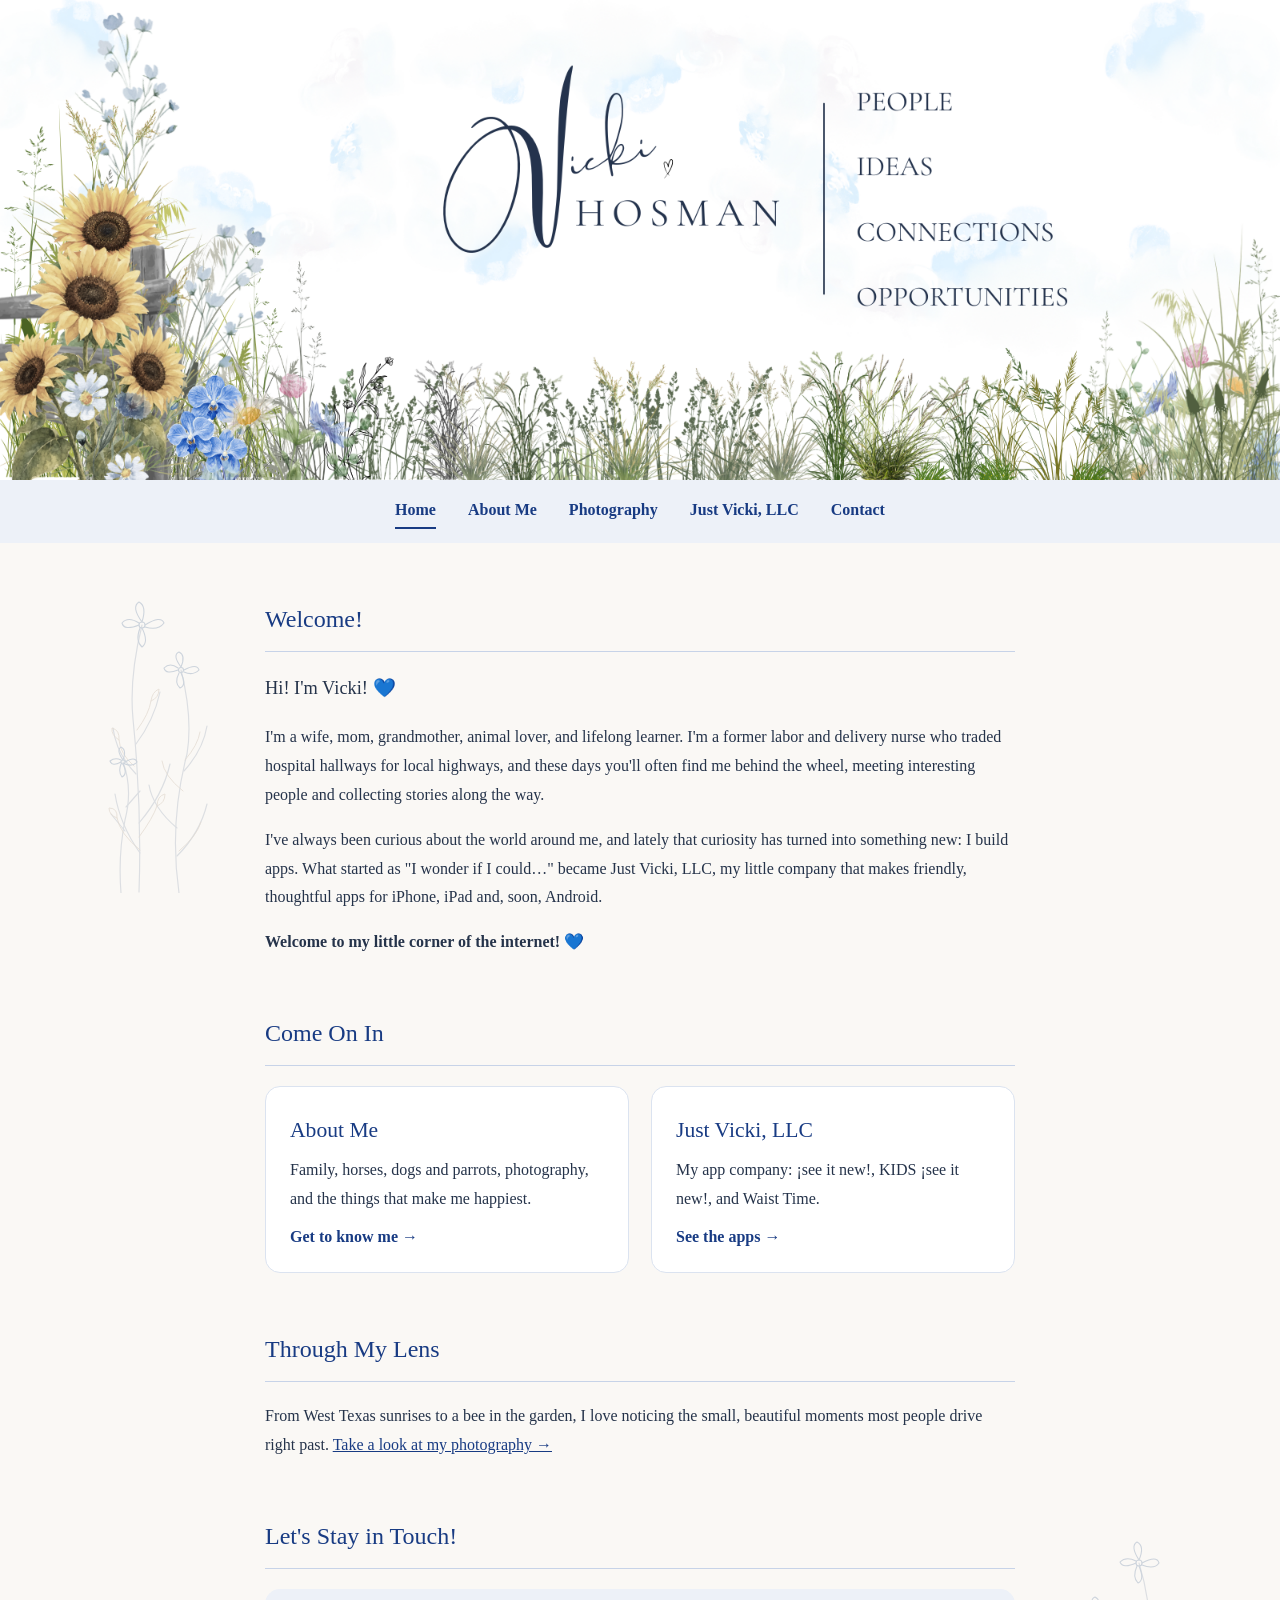
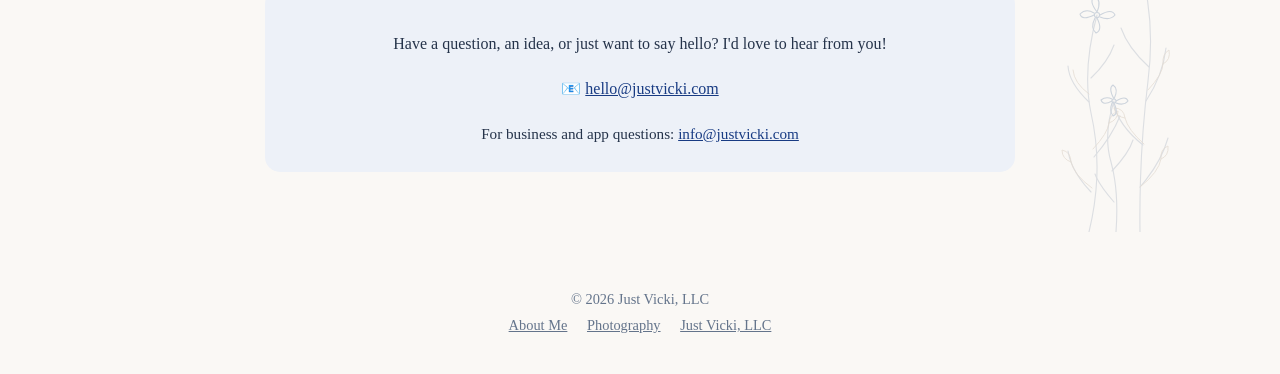
<file: index.html>
<!DOCTYPE html>
<html lang="en">
<head>
  <meta charset="UTF-8">
  <meta name="viewport" content="width=device-width, initial-scale=1.0">
  <title>Just Vicki | Welcome!</title>
  <meta name="description" content="Vicki Hosman: people, ideas, connections and opportunities. Home of Just Vicki, LLC, maker of the ¡see it new! photography apps and Waist Time.">
  <link rel="stylesheet" href="style.css">
</head>

<body>

  <header class="artistic-header">
    <img src="JustVicki website header wide (1600 x 600 px).png"
         alt="Vicki Hosman: people, ideas, connections, opportunities"
         class="website-banner">
  </header>

  <nav>
    <a href="index.html" aria-current="page">Home</a>
    <a href="about.html">About Me</a>
    <a href="photography/">Photography</a>
    <a href="business.html">Just Vicki, LLC</a>
    <a href="#contact">Contact</a>
  </nav>

  <main>

    <section id="welcome">
      <h2>Welcome!</h2>

      <p class="lead">Hi! I'm Vicki! 💙</p>

      <p>
        I'm a wife, mom, grandmother, animal lover, and lifelong learner.
        I'm a former labor and delivery nurse who traded hospital hallways
        for local highways, and these days you'll often find me behind the
        wheel, meeting interesting people and collecting stories along the way.
      </p>

      <p>
        I've always been curious about the world around me, and lately that
        curiosity has turned into something new: I build apps. What started
        as "I wonder if I could…" became Just Vicki, LLC, my little company
        that makes friendly, thoughtful apps for iPhone, iPad and, soon, Android.
      </p>

      <p>
        <strong>Welcome to my little corner of the internet! 💙</strong>
      </p>
    </section>

    <section id="explore">
      <h2>Come On In</h2>

      <div class="doors">
        <a class="door" href="about.html">
          <h3>About Me</h3>
          <p>Family, horses, dogs and parrots, photography, and the things that make me happiest.</p>
          <span class="more">Get to know me →</span>
        </a>

        <a class="door" href="business.html">
          <h3>Just Vicki, LLC</h3>
          <p>My app company: ¡see it new!, KIDS ¡see it new!, and Waist Time.</p>
          <span class="more">See the apps →</span>
        </a>
      </div>
    </section>

    <section id="photography">
      <h2>Through My Lens</h2>
      <p>
        From West Texas sunrises to a bee in the garden, I love noticing the
        small, beautiful moments most people drive right past.
        <a href="photography/">Take a look at my photography →</a>
      </p>
    </section>

    <section id="contact">
      <h2>Let's Stay in Touch!</h2>

      <div class="contact">
        <p>Have a question, an idea, or just want to say hello? I'd love to hear from you!</p>
        <p>📧 <a href="mailto:hello@justvicki.com">hello@justvicki.com</a></p>
        <p style="font-size:.95rem;margin-bottom:0">
          For business and app questions:
          <a href="mailto:info@justvicki.com">info@justvicki.com</a>
        </p>
      </div>
    </section>

  </main>

  <footer>
    © 2026 Just Vicki, LLC
    <br>
    <a href="about.html">About Me</a>
    <a href="photography/">Photography</a>
    <a href="business.html">Just Vicki, LLC</a>
  </footer>

</body>
</html>
</file>
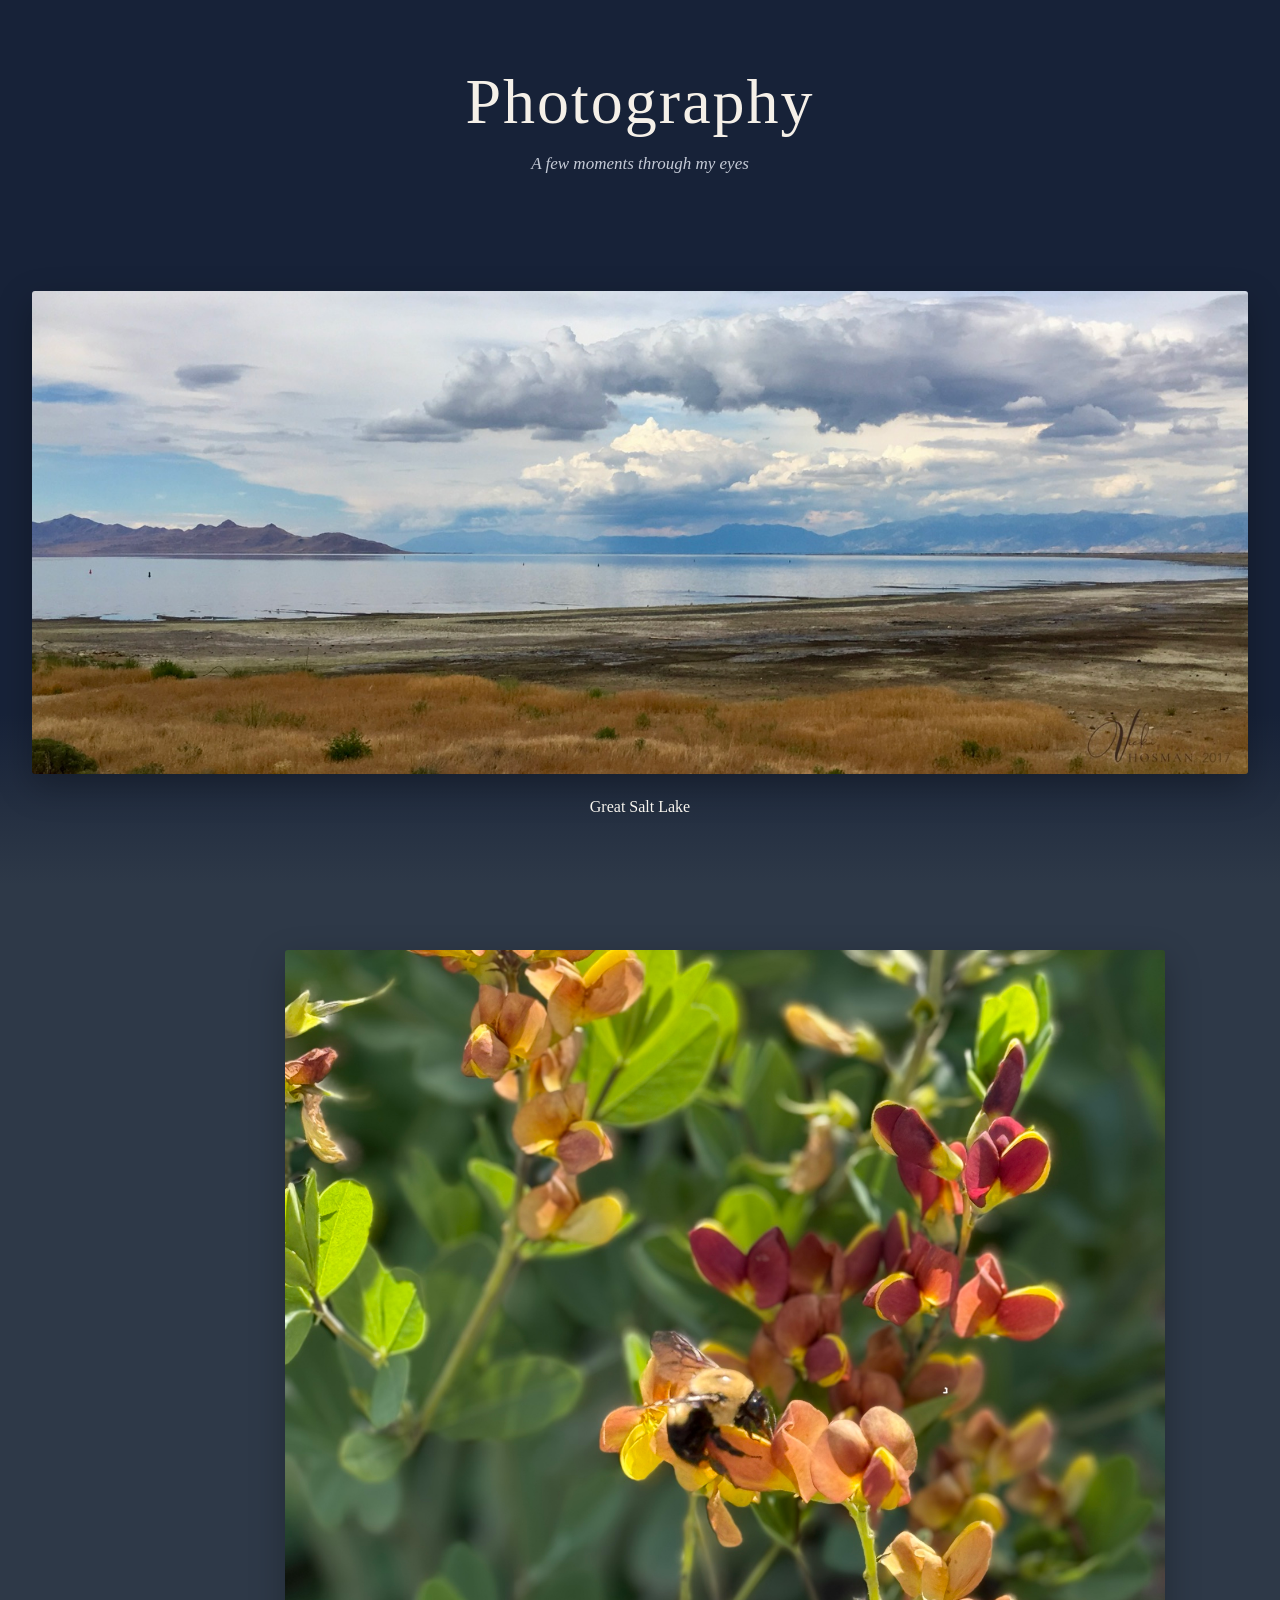
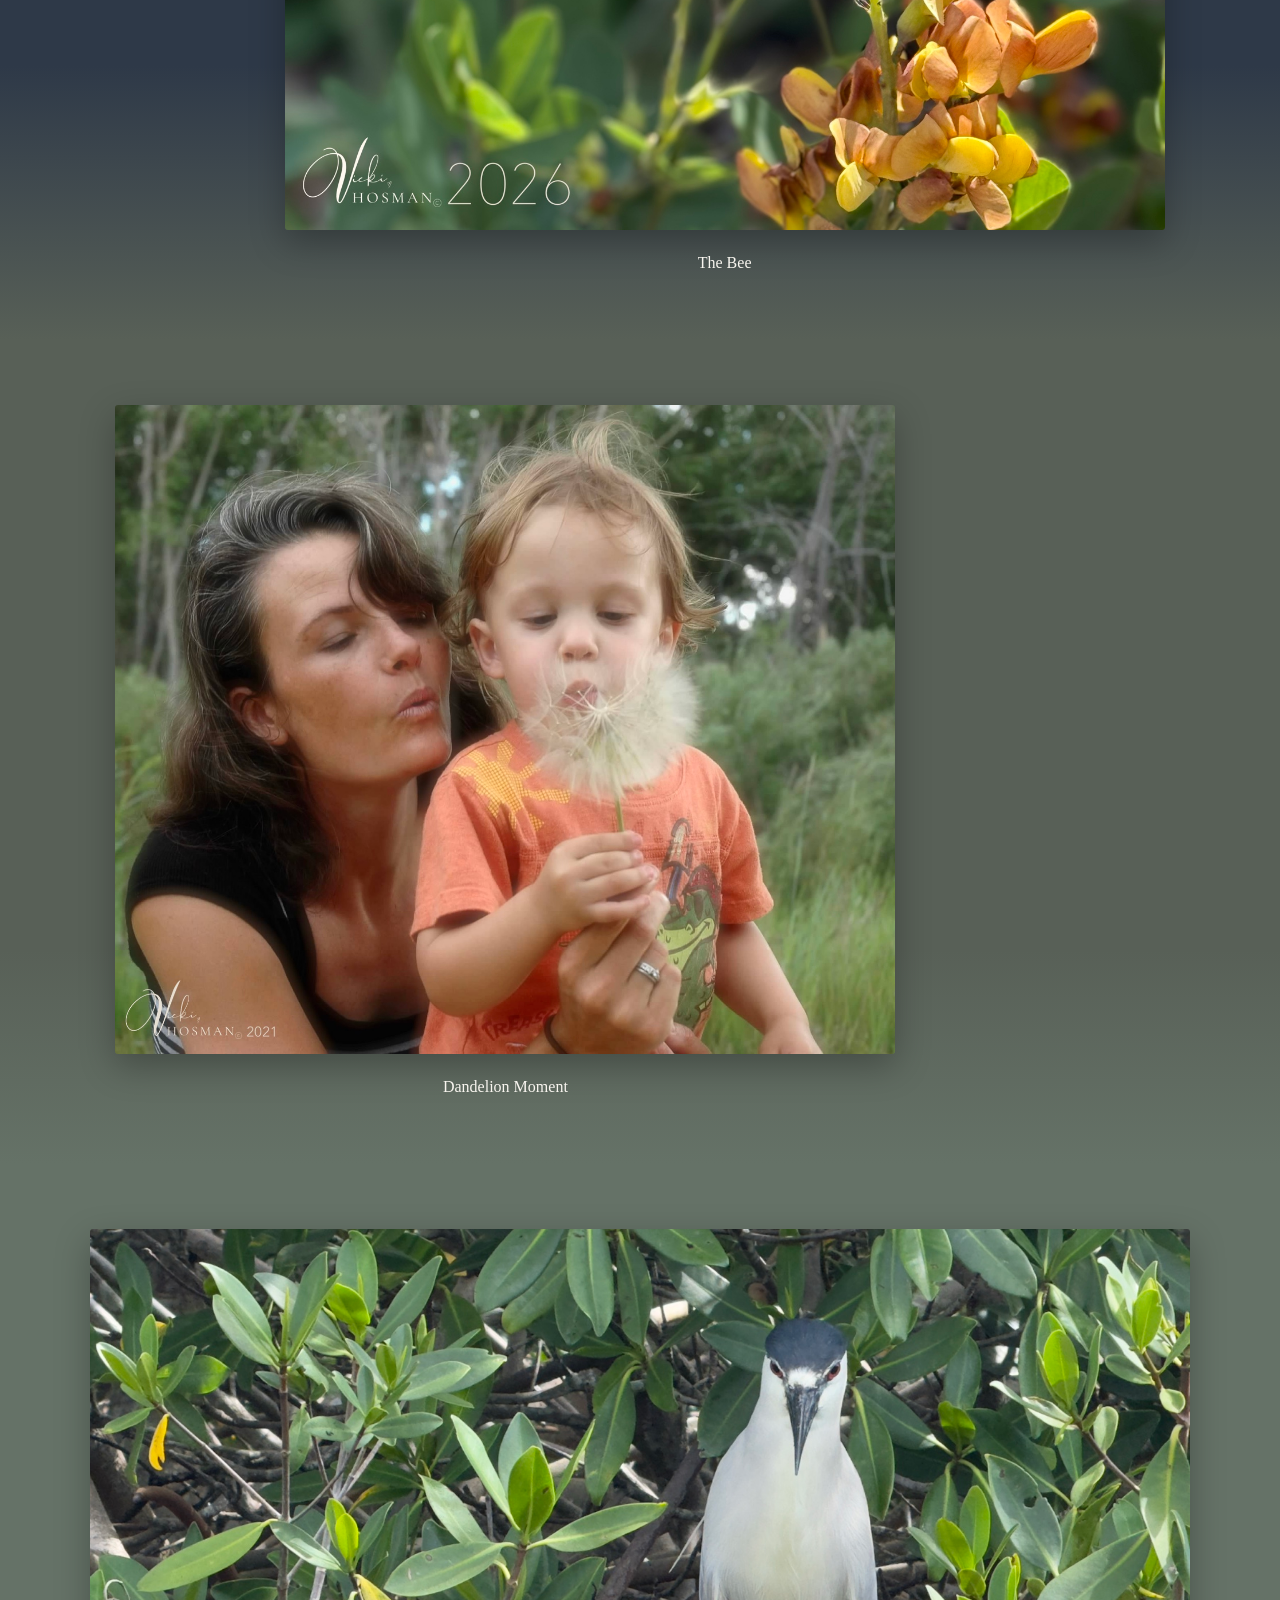
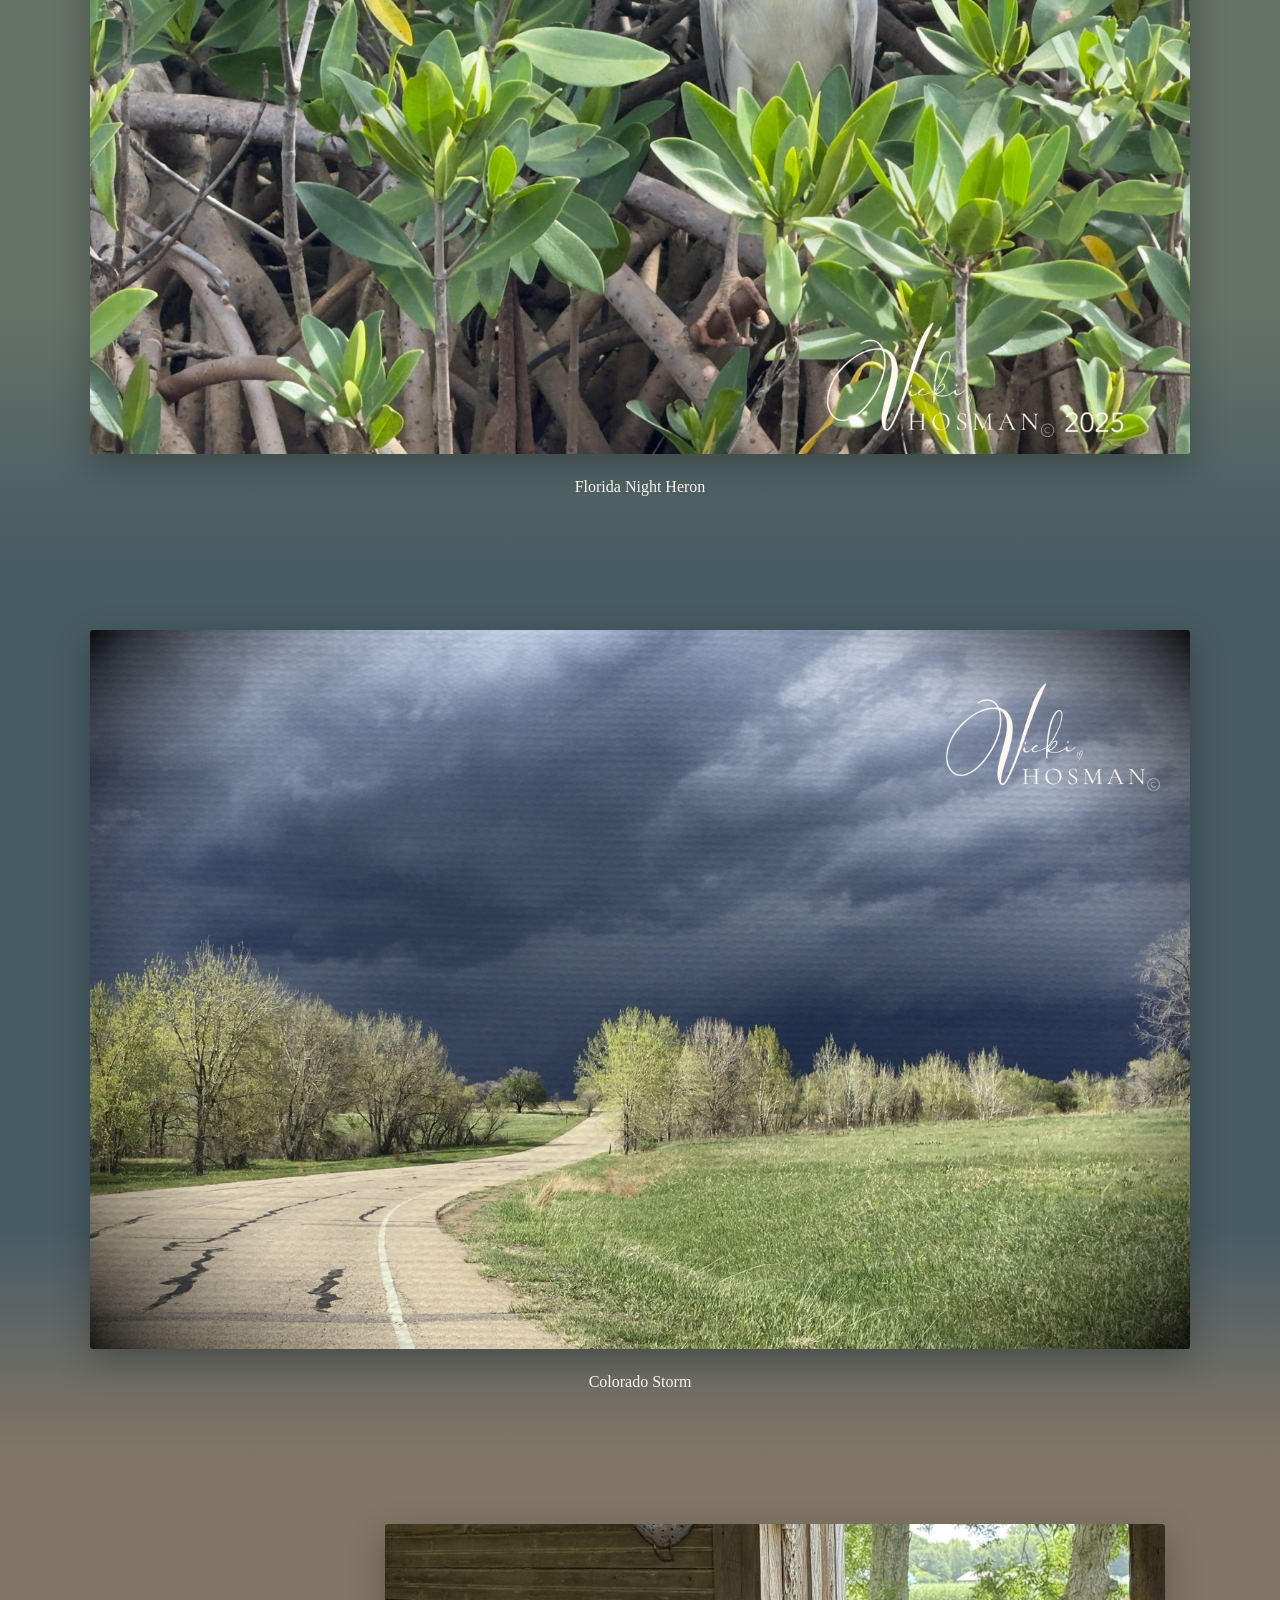
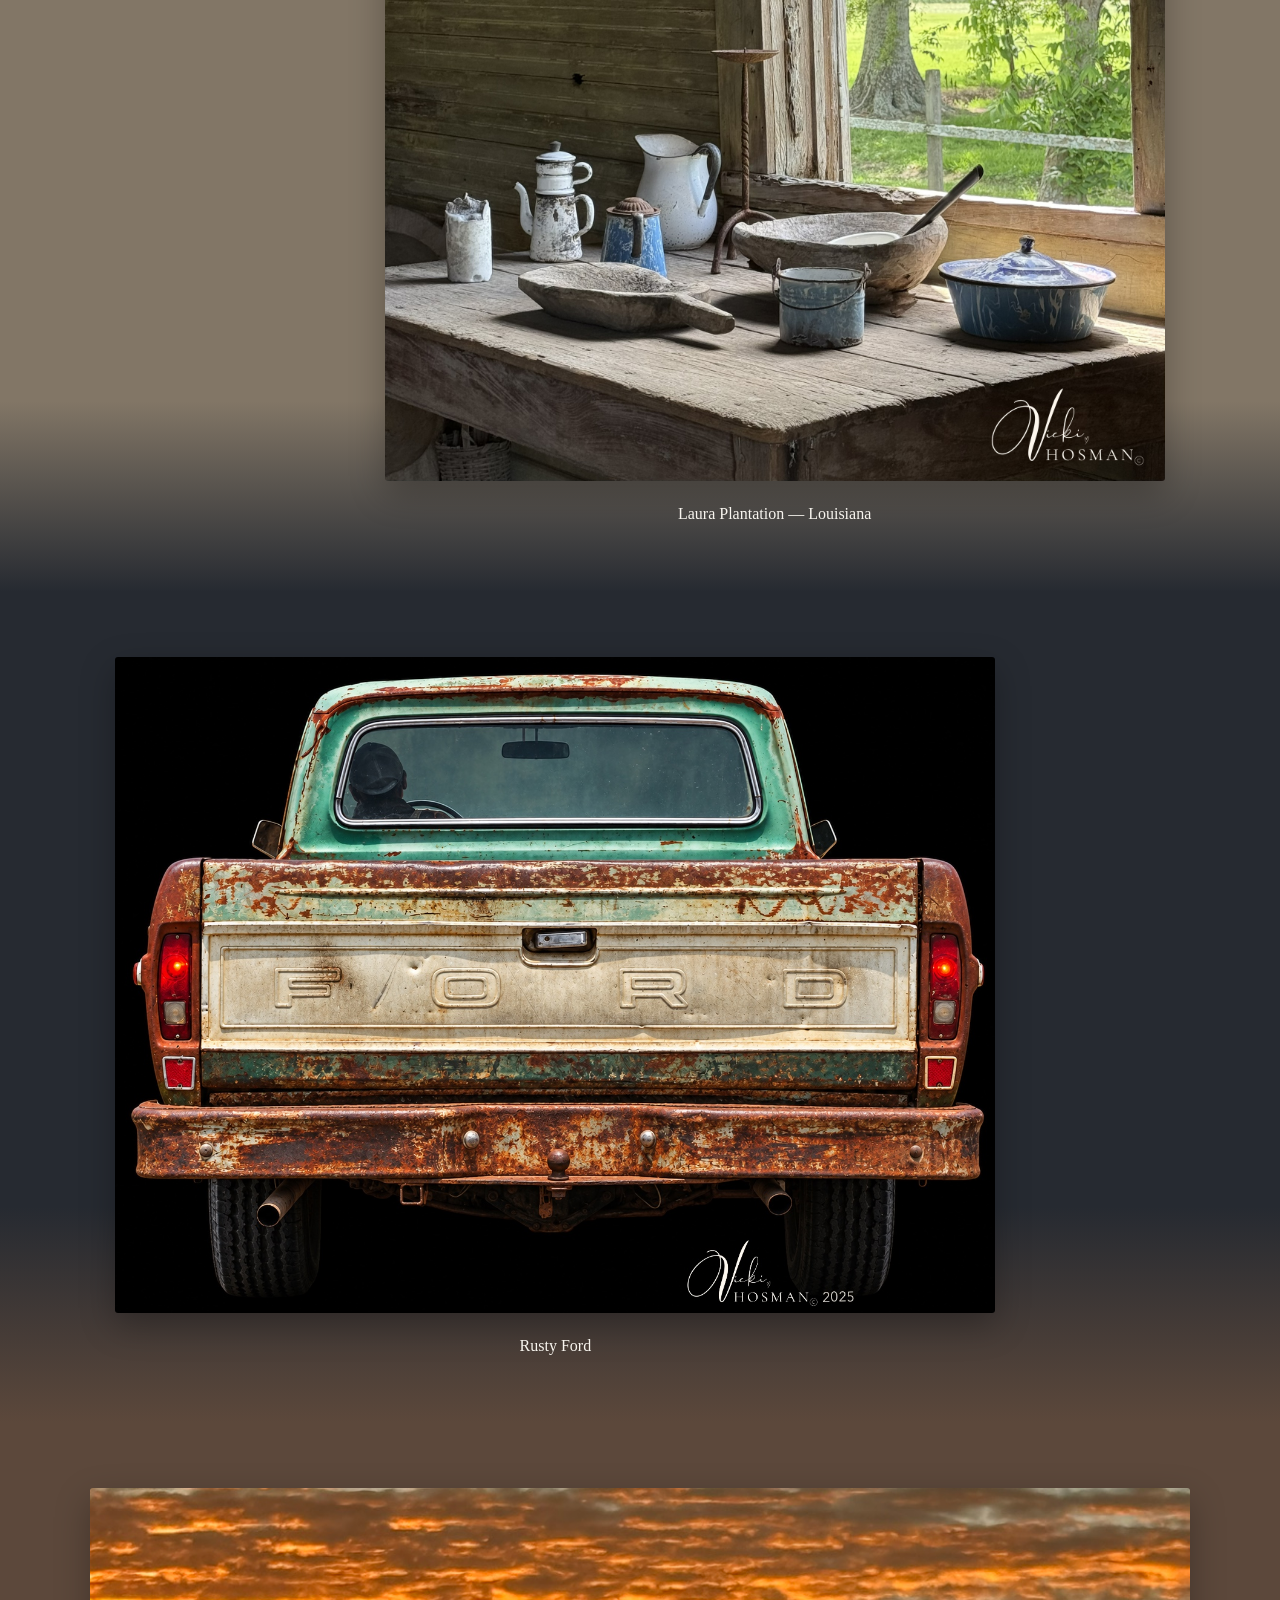
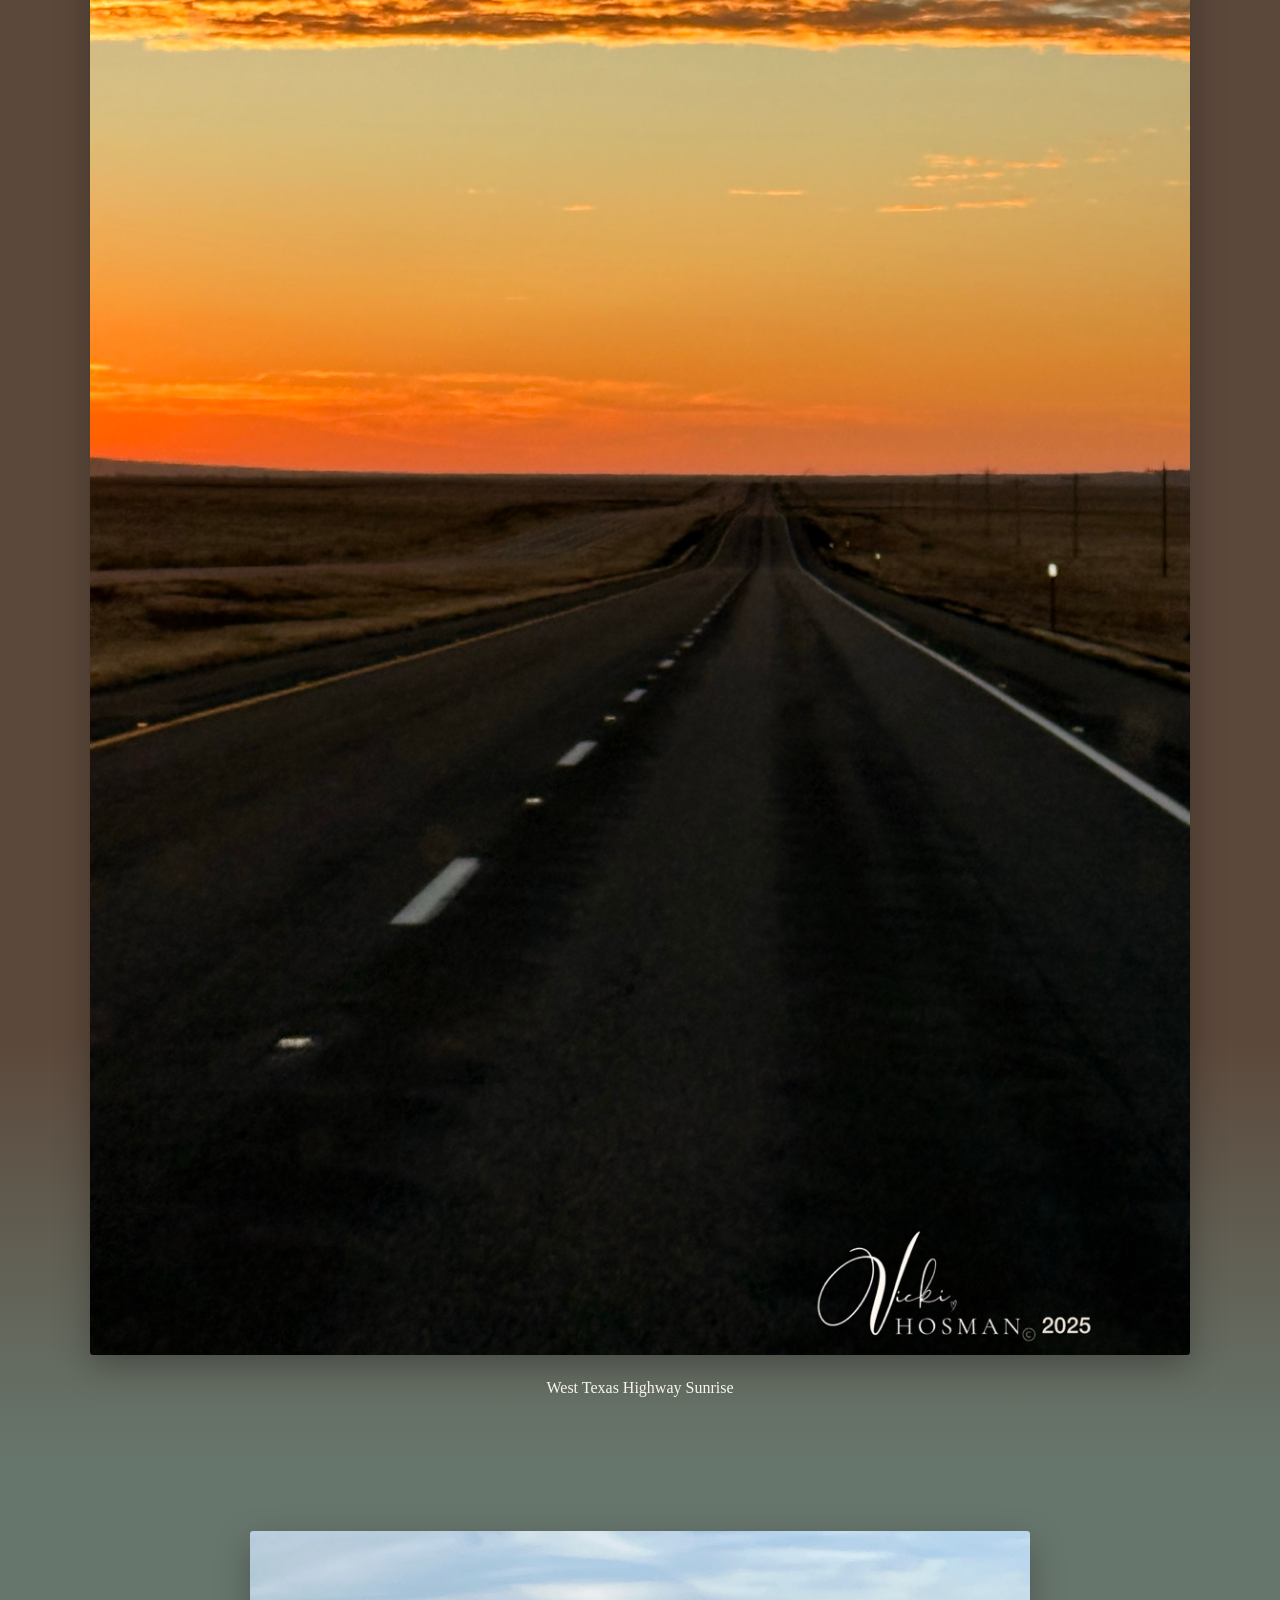
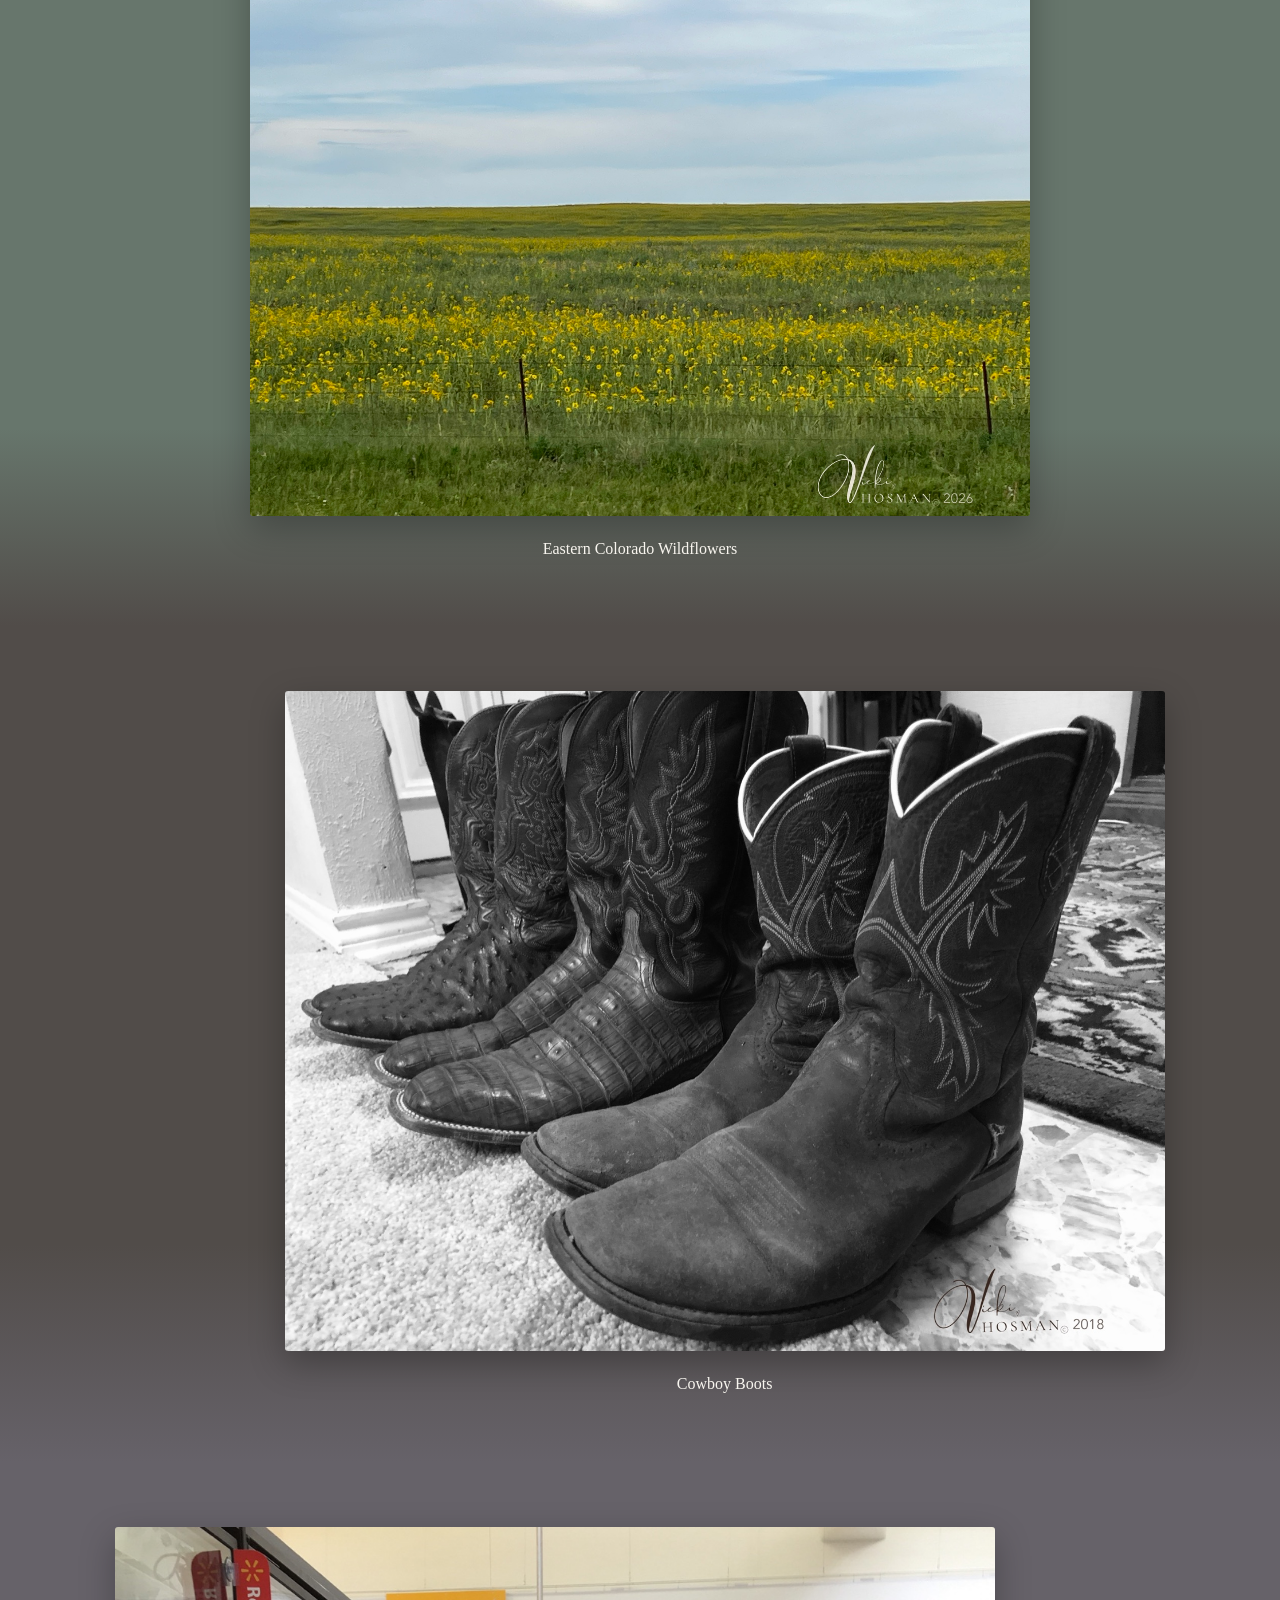
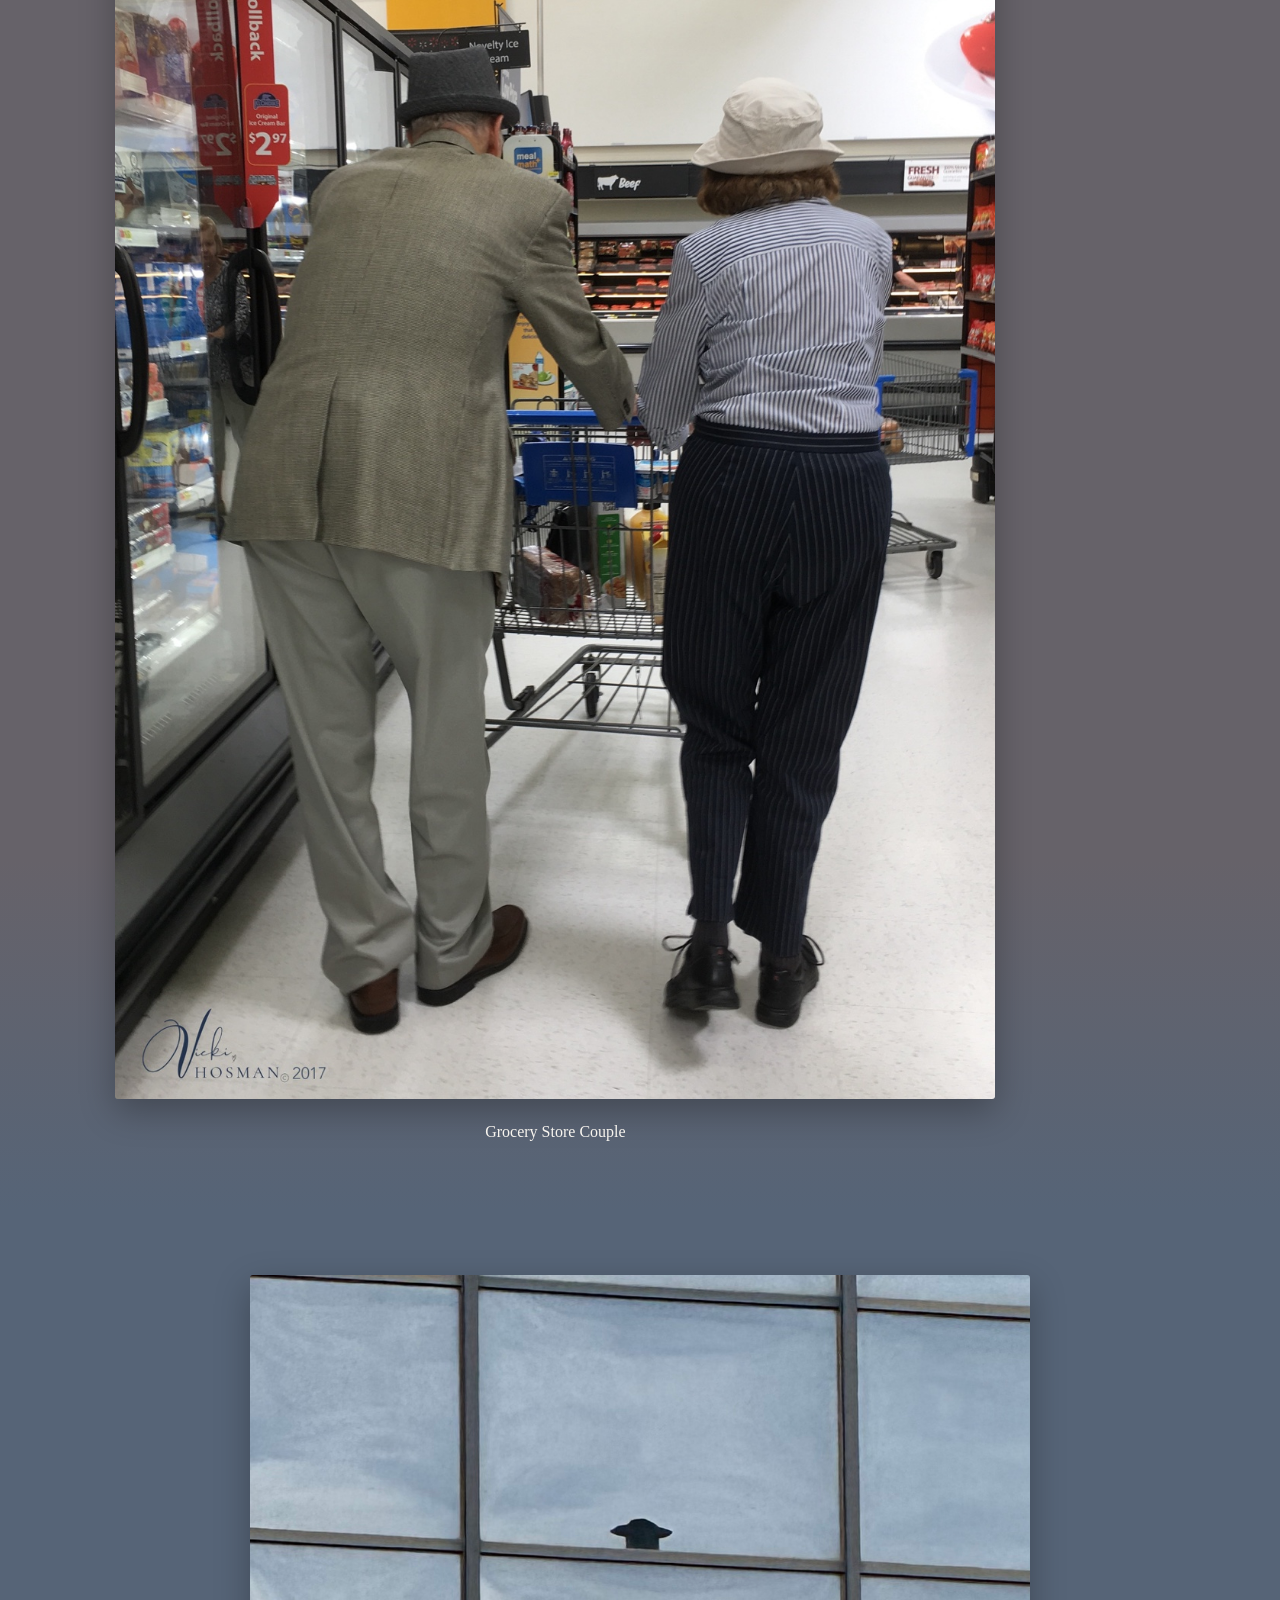
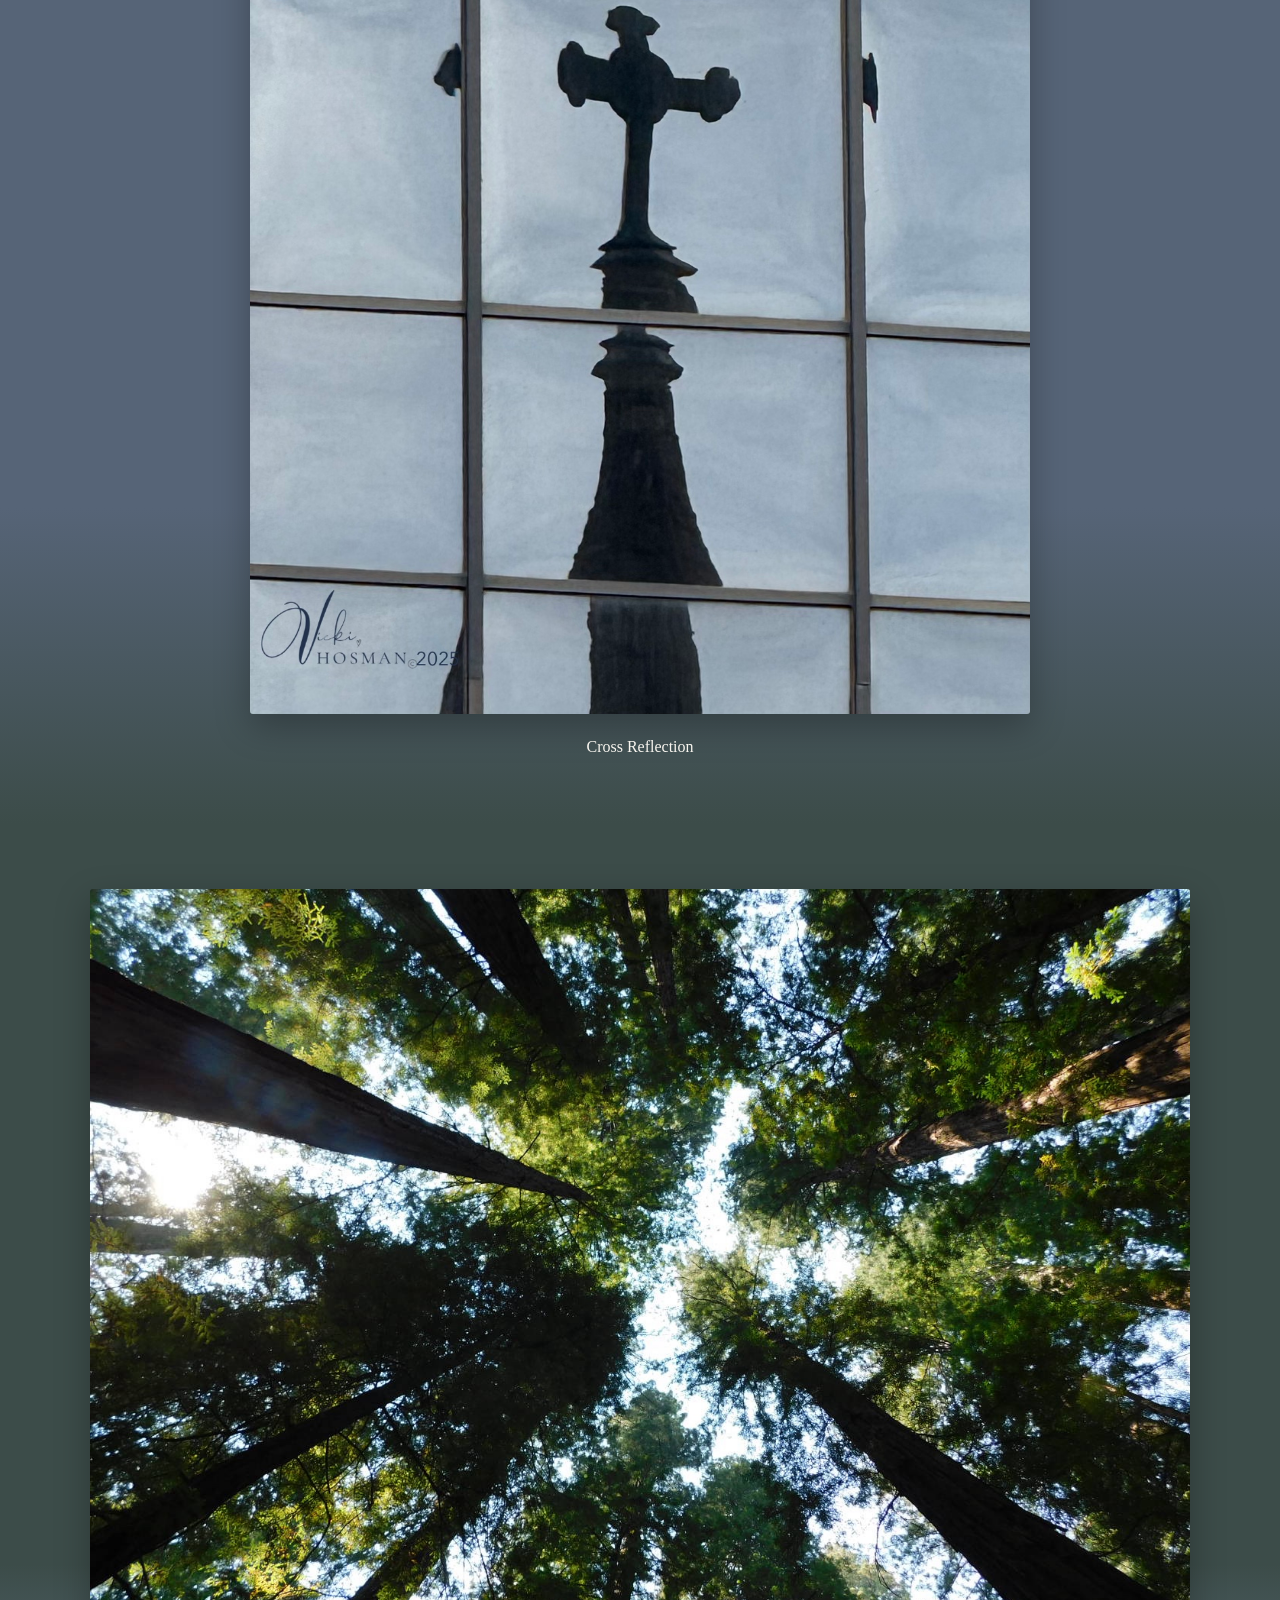
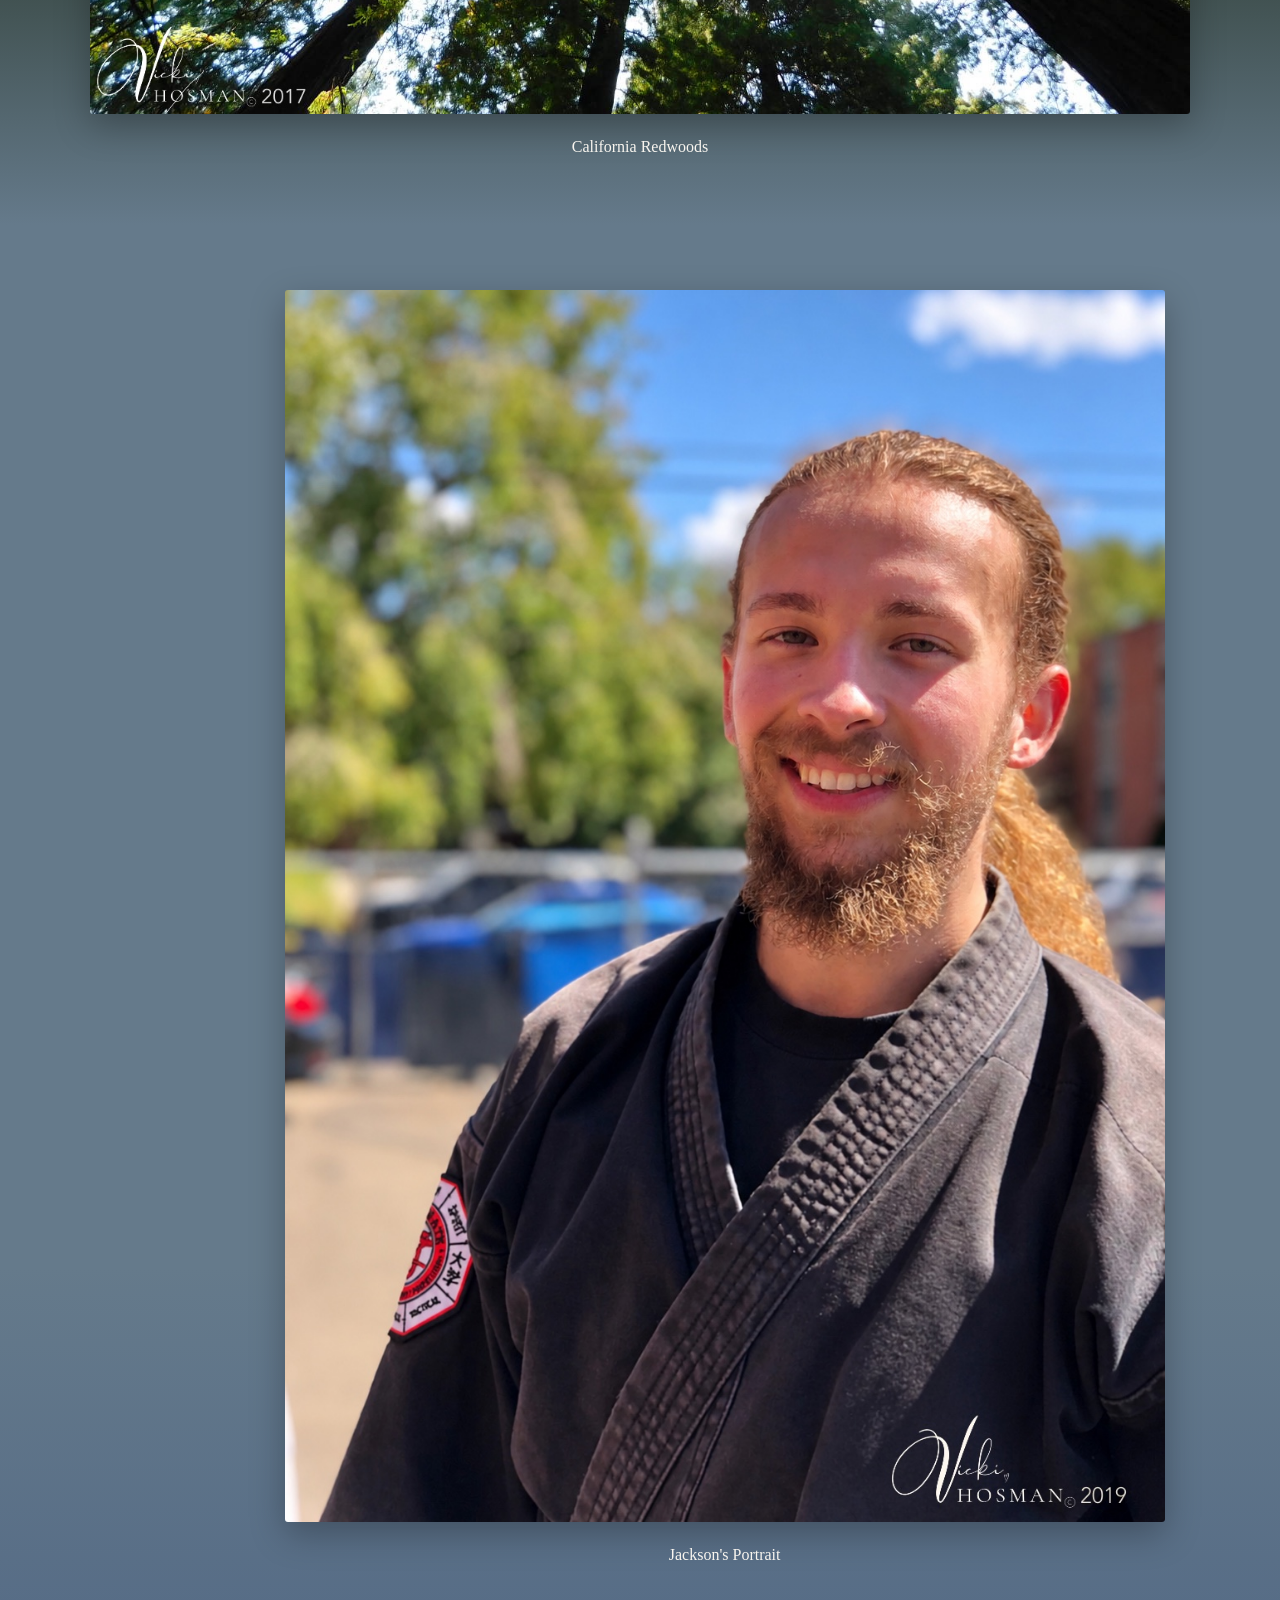
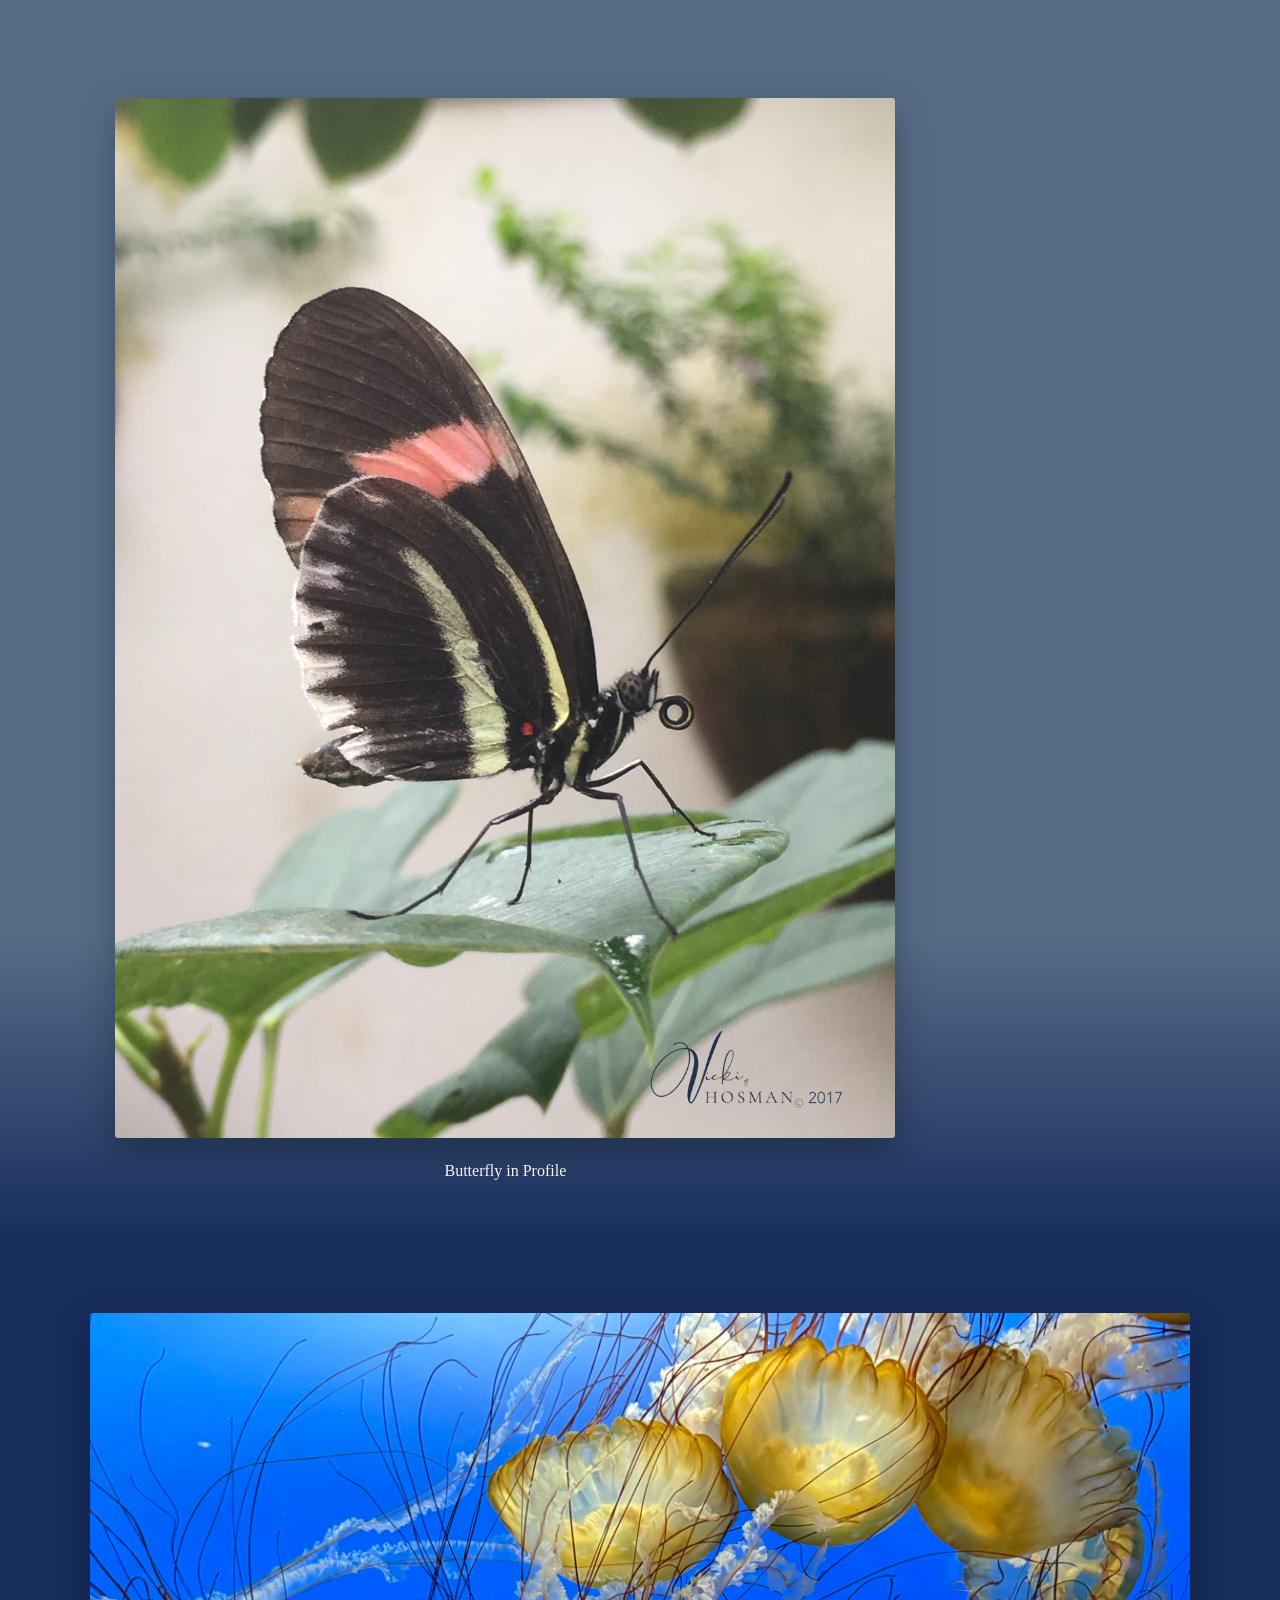
<file: photography/index.html>
<!DOCTYPE html>
<html lang="en"><head><meta charset="UTF-8"><meta name="viewport" content="width=device-width, initial-scale=1.0"><title>Photography | JustVicki</title>
<style>
*{box-sizing:border-box}html{scroll-behavior:smooth}body{margin:0;background:#172238;color:#f5f0e8;font-family:Georgia,serif}
header{text-align:center;padding:65px 20px 35px;background:#172238}h1{font-size:clamp(38px,5vw,64px);font-weight:normal;margin:0;letter-spacing:2px}.subtitle{font-style:italic;color:#c4cad6;margin-top:15px;font-size:17px}
.photo-section{width:100%;padding:65px 30px;text-align:center;background:linear-gradient(to bottom,var(--section-start) 0%,var(--section-start) 74%,var(--section-end) 100%)}
.photo-section figure{max-width:1100px;margin:0 auto}.photo-section figure.align-left{max-width:880px;margin-left:max(0px,7%);margin-right:auto}.photo-section figure.align-right{max-width:880px;margin-left:auto;margin-right:max(0px,7%)}
.photo-section:nth-of-type(3n) figure{max-width:780px}.photo-section img{display:block;width:100%;height:auto;border-radius:3px;cursor:zoom-in;box-shadow:0 12px 35px rgba(0,0,0,.28);transition:transform .3s ease}.photo-section img:hover{transform:scale(1.012)}figcaption{margin-top:20px;font-size:16px;line-height:1.6;color:#f8f5ef}
footer{text-align:center;padding:60px 20px;background:#172238}.back{color:#fff;text-decoration:none;font-size:17px}.back:hover{text-decoration:underline}
.lightbox{display:none;position:fixed;inset:0;background:rgba(5,9,18,.96);z-index:1000;justify-content:center;align-items:center;padding:45px;cursor:zoom-out}.lightbox.open{display:flex}.lightbox img{max-width:100%;max-height:90vh;object-fit:contain}.close{position:absolute;top:15px;right:25px;font-size:38px;color:white;cursor:pointer}
@media(max-width:700px){header{padding:45px 15px 20px}.photo-section{padding:45px 20px}.photo-section figure,.photo-section figure.align-left,.photo-section figure.align-right{max-width:100%;margin:0 auto}.lightbox{padding:15px}}
</style></head><body><header><h1>Photography</h1><p class="subtitle">A few moments through my eyes</p></header><main>
<section class="photo-section" style="--section-start:#172238;--section-end:#2e3948">
  <figure class="align-center" style="max-width:95vw;width:100%;">
    <img src="JustVicki-greatsaltlake.jpeg" alt="Great Salt Lake with mountains and dramatic clouds" loading="eager" decoding="async">
    <figcaption>Great Salt Lake</figcaption>
  </figure>
</section>
<section class="photo-section" style="--section-start:#2e3948;--section-end:#586057">
  <figure class="align-right">
    <img src="Justvicki-thebee.jpeg" alt="Bee gathering nectar among red and yellow flowers" loading="lazy" decoding="async">
    <figcaption>The Bee</figcaption>
  </figure>
</section>
<section class="photo-section" style="--section-start:#586057;--section-end:#657267">
  <figure class="align-left">
    <img src="Justvicki-dandelion.jpeg" alt="An adult and child blowing a dandelion together" loading="lazy" decoding="async">
    <figcaption>Dandelion Moment</figcaption>
  </figure>
</section>
<section class="photo-section" style="--section-start:#657267;--section-end:#475b64">
  <figure class="align-center">
    <img src="Justvicki-floridanightheron.jpeg" alt="Night heron among green mangrove leaves" loading="lazy" decoding="async">
    <figcaption>Florida Night Heron</figcaption>
  </figure>
</section>
<section class="photo-section" style="--section-start:#475b64;--section-end:#827666">
  <figure class="align-center">
    <img src="IMG_0336.JPG" alt="Dramatic Colorado storm clouds above a country road" loading="lazy" decoding="async">
    <figcaption>Colorado Storm</figcaption>
  </figure>
</section>
<section class="photo-section" style="--section-start:#827666;--section-end:#262a31">
  <figure class="align-right">
    <img src="IMG_0491.jpeg" alt="Historical table and enamelware beside a window at Laura Plantation" loading="lazy" decoding="async">
    <figcaption>Laura Plantation — Louisiana</figcaption>
  </figure>
</section>
<section class="photo-section" style="--section-start:#262a31;--section-end:#5c483b">
  <figure class="align-left">
    <img src="JustVicki-rustyFord.jpeg" alt="Rear view of a weathered Ford pickup on a black background" loading="lazy" decoding="async">
    <figcaption>Rusty Ford</figcaption>
  </figure>
</section>
<section class="photo-section" style="--section-start:#5c483b;--section-end:#67766c">
  <figure class="align-center">
    <img src="JustVicki-westtexassunrise.jpeg" alt="Straight West Texas highway beneath an orange sunrise" loading="lazy" decoding="async">
    <figcaption>West Texas Highway Sunrise</figcaption>
  </figure>
</section>
<section class="photo-section" style="--section-start:#67766c;--section-end:#514c49">
  <figure class="align-center">
    <img src="Justvicki-coloradowildflowers.jpeg" alt="Yellow wildflowers stretching across the Colorado prairie" loading="lazy" decoding="async">
    <figcaption>Eastern Colorado Wildflowers</figcaption>
  </figure>
</section>
<section class="photo-section" style="--section-start:#514c49;--section-end:#666269">
  <figure class="align-right">
    <img src="Justvicki-cowboyboots.jpeg" alt="Black-and-white photograph of several pairs of cowboy boots" loading="lazy" decoding="async">
    <figcaption>Cowboy Boots</figcaption>
  </figure>
</section>
<section class="photo-section" style="--section-start:#666269;--section-end:#566477">
  <figure class="align-left">
    <img src="JustVicki-shoppingcouple.jpeg" alt="A couple shopping together in a grocery store" loading="lazy" decoding="async">
    <figcaption>Grocery Store Couple</figcaption>
  </figure>
</section>
<section class="photo-section" style="--section-start:#566477;--section-end:#3c4c49">
  <figure class="align-center">
    <img src="JustVicki-crossreflection.jpeg" alt="Cross reflected in geometric glass windows" loading="lazy" decoding="async">
    <figcaption>Cross Reflection</figcaption>
  </figure>
</section>
<section class="photo-section" style="--section-start:#3c4c49;--section-end:#657a8b">
  <figure class="align-center">
    <img src="Justvicki-californiaredwoods.jpeg" alt="Looking upward through towering California redwoods" loading="lazy" decoding="async">
    <figcaption>California Redwoods</figcaption>
  </figure>
</section>
<section class="photo-section" style="--section-start:#657a8b;--section-end:#566c86">
  <figure class="align-right">
    <img src="JustVicki-Jackson.jpeg" alt="Portrait of Jackson smiling outdoors in a martial arts uniform" loading="lazy" decoding="async">
    <figcaption>Jackson&#x27;s Portrait</figcaption>
  </figure>
</section>
<section class="photo-section" style="--section-start:#566c86;--section-end:#172d5c">
  <figure class="align-left">
    <img src="Justvicki-butterfly.jpeg" alt="Side view of a butterfly perched on a leaf" loading="lazy" decoding="async">
    <figcaption>Butterfly in Profile</figcaption>
  </figure>
</section>
<section class="photo-section" style="--section-start:#172d5c;--section-end:#172238">
  <figure class="align-center">
    <img src="Justvicki-jellyfish.jpeg" alt="Golden jellyfish drifting in bright blue water" loading="lazy" decoding="async">
    <figcaption>Jellyfish</figcaption>
  </figure>
</section>
</main><footer><a class="back" href="../index.html">← Back to JustVicki</a></footer>
<div class="lightbox" id="lightbox" role="dialog" aria-modal="true" aria-label="Enlarged photograph"><span class="close" id="close">&times;</span><img id="lightboxImage" alt=""></div>
<script>
const lightbox=document.getElementById('lightbox'),lightboxImage=document.getElementById('lightboxImage');
document.querySelectorAll('.photo-section img').forEach(img=>img.addEventListener('click',()=>{lightboxImage.src=img.src;lightboxImage.alt=img.alt;lightbox.classList.add('open')}));
function closeLightbox(){lightbox.classList.remove('open');lightboxImage.src=''}
lightbox.addEventListener('click',closeLightbox);document.addEventListener('keydown',e=>{if(e.key==='Escape')closeLightbox()});
</script></body></html>
</file>
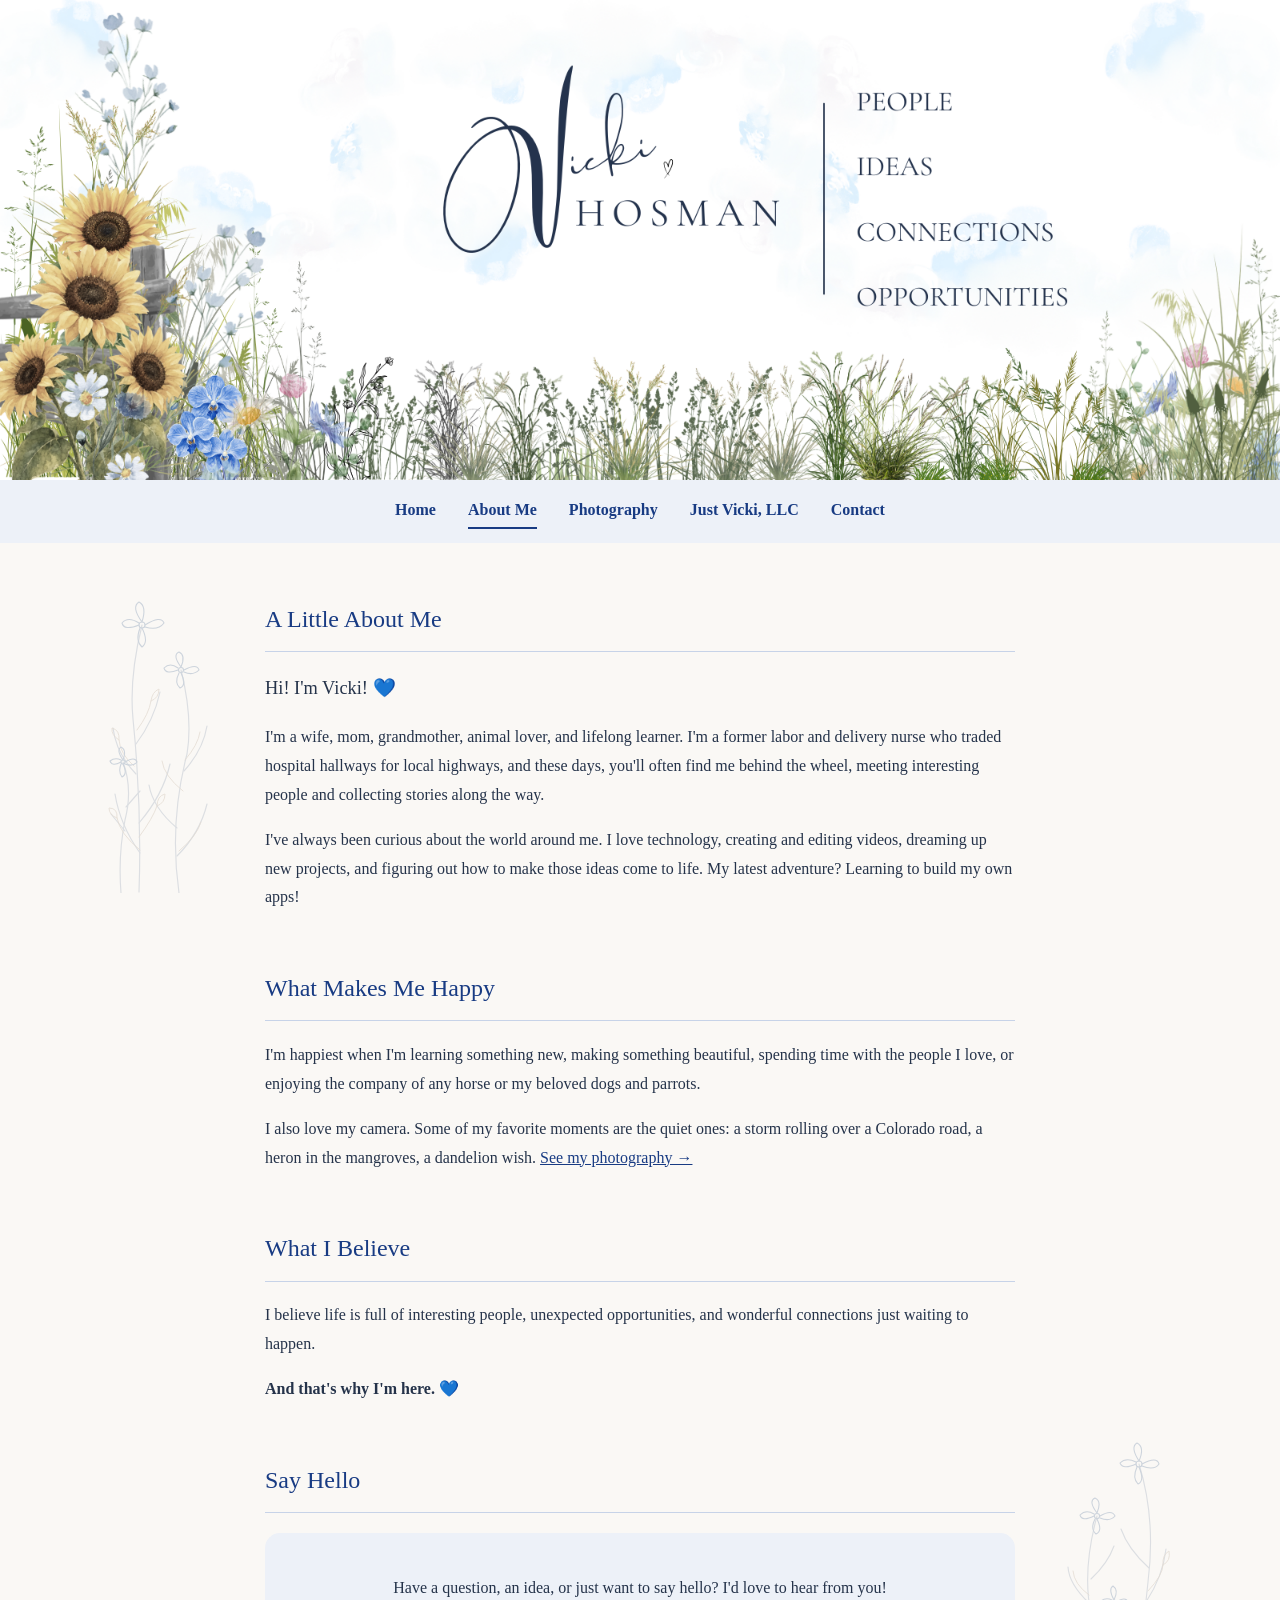
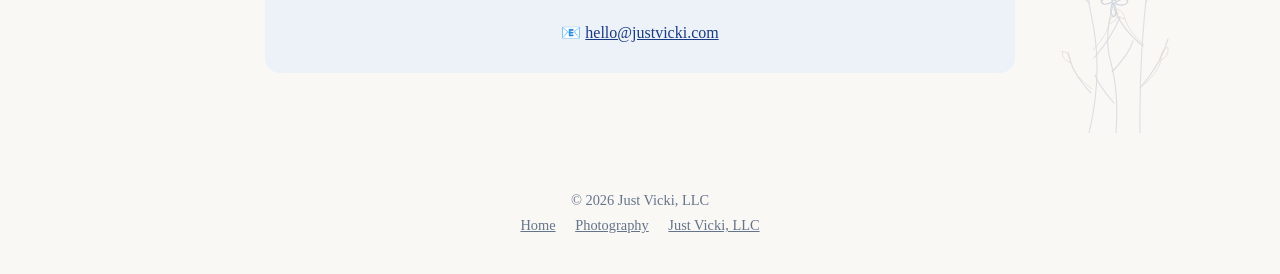
<file: about.html>
<!DOCTYPE html>
<html lang="en">
<head>
  <meta charset="UTF-8">
  <meta name="viewport" content="width=device-width, initial-scale=1.0">
  <title>About Me | Just Vicki</title>
  <link rel="stylesheet" href="style.css">
</head>

<body>

  <header class="artistic-header">
    <img src="JustVicki website header wide (1600 x 600 px).png"
         alt="Vicki Hosman: people, ideas, connections, opportunities"
         class="website-banner">
  </header>

  <nav>
    <a href="index.html">Home</a>
    <a href="about.html" aria-current="page">About Me</a>
    <a href="photography/">Photography</a>
    <a href="business.html">Just Vicki, LLC</a>
    <a href="#contact">Contact</a>
  </nav>

  <main>

    <section id="about">
      <h2>A Little About Me</h2>

      <p class="lead">Hi! I'm Vicki! 💙</p>

      <p>
        I'm a wife, mom, grandmother, animal lover, and lifelong learner.
        I'm a former labor and delivery nurse who traded hospital hallways
        for local highways, and these days, you'll often find me behind the
        wheel, meeting interesting people and collecting stories along the way.
      </p>

      <p>
        I've always been curious about the world around me. I love technology,
        creating and editing videos, dreaming up new projects, and figuring out
        how to make those ideas come to life. My latest adventure? Learning to
        build my own apps!
      </p>
    </section>

    <section id="happy">
      <h2>What Makes Me Happy</h2>

      <p>
        I'm happiest when I'm learning something new, making something
        beautiful, spending time with the people I love, or enjoying the
        company of any horse or my beloved dogs and parrots.
      </p>

      <p>
        I also love my camera. Some of my favorite moments are the quiet ones:
        a storm rolling over a Colorado road, a heron in the mangroves, a
        dandelion wish. <a href="photography/">See my photography →</a>
      </p>
    </section>

    <section id="believe">
      <h2>What I Believe</h2>

      <p>
        I believe life is full of interesting people, unexpected opportunities,
        and wonderful connections just waiting to happen.
      </p>

      <p><strong>And that's why I'm here. 💙</strong></p>
    </section>

    <section id="contact">
      <h2>Say Hello</h2>
      <div class="contact">
        <p>Have a question, an idea, or just want to say hello? I'd love to hear from you!</p>
        <p style="margin-bottom:0">📧 <a href="mailto:hello@justvicki.com">hello@justvicki.com</a></p>
      </div>
    </section>

  </main>

  <footer>
    © 2026 Just Vicki, LLC
    <br>
    <a href="index.html">Home</a>
    <a href="photography/">Photography</a>
    <a href="business.html">Just Vicki, LLC</a>
  </footer>

</body>
</html>
</file>
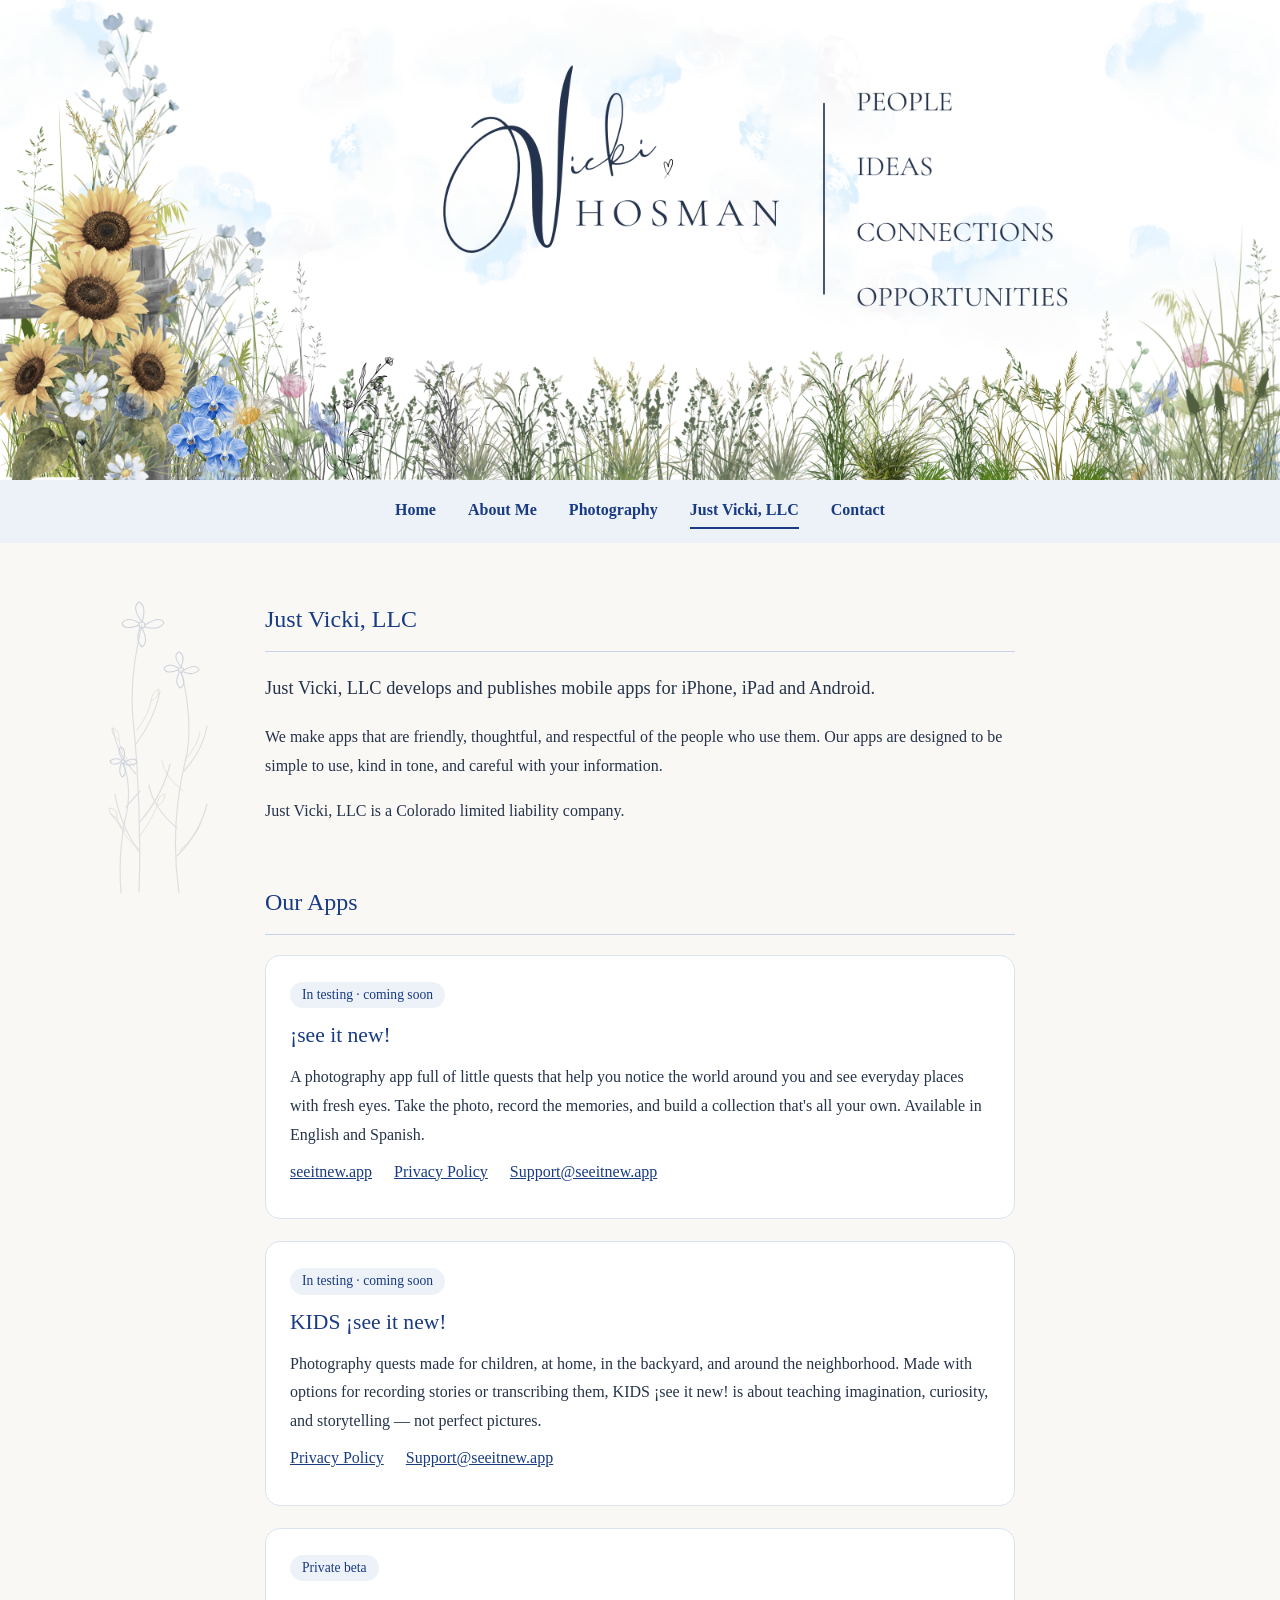
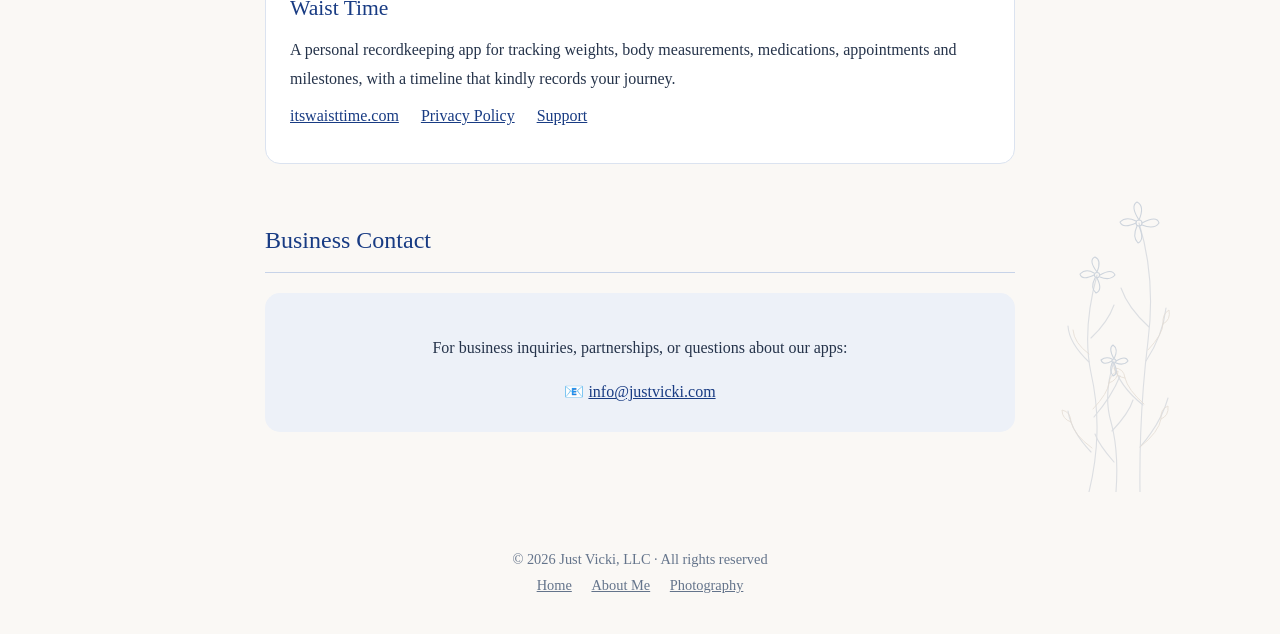
<file: business.html>
<!DOCTYPE html>
<html lang="en">
<head>
  <meta charset="UTF-8">
  <meta name="viewport" content="width=device-width, initial-scale=1.0">
  <title>Just Vicki, LLC | Apps for iPhone, iPad and Android</title>
  <meta name="description" content="Just Vicki, LLC develops and publishes mobile apps for iPhone, iPad and Android, including ¡see it new!, KIDS ¡see it new!, and Waist Time.">
  <link rel="stylesheet" href="style.css">
</head>

<body>

  <header class="artistic-header">
    <img src="JustVicki website header wide (1600 x 600 px).png"
         alt="Vicki Hosman: people, ideas, connections, opportunities"
         class="website-banner">
  </header>

  <nav>
    <a href="index.html">Home</a>
    <a href="about.html">About Me</a>
    <a href="photography/">Photography</a>
    <a href="business.html" aria-current="page">Just Vicki, LLC</a>
    <a href="#contact">Contact</a>
  </nav>

  <main>

    <section id="company">
      <h2>Just Vicki, LLC</h2>

      <p class="lead">
        Just Vicki, LLC develops and publishes mobile apps for iPhone, iPad
        and Android.
      </p>

      <p>
        We make apps that are friendly, thoughtful, and respectful of the
        people who use them. Our apps are designed to be simple to use, kind
        in tone, and careful with your information.
      </p>

      <p>Just Vicki, LLC is a Colorado limited liability company.</p>
    </section>

    <section id="apps">
      <h2>Our Apps</h2>

      <div class="app">
        <span class="status">In testing · coming soon</span>
        <h3>¡see it new!</h3>
        <p>
          A photography app full of little quests that help you notice the
          world around you and see everyday places with fresh eyes. Take the
          photo, record the memories, and build a collection that's all your own.
          Available in English and Spanish.
        </p>
        <p class="links">
          <a href="https://seeitnew.app">seeitnew.app</a>
          <a href="see-it-new-privacy.html">Privacy Policy</a>
          <a href="mailto:Support@seeitnew.app">Support@seeitnew.app</a>
        </p>
      </div>

      <div class="app">
        <span class="status">In testing · coming soon</span>
        <h3>KIDS ¡see it new!</h3>
        <p>
          Photography quests made for children, at home, in the backyard,
          and around the neighborhood. Made with options for recording stories
          or transcribing them, KIDS ¡see it new! is about teaching imagination,
          curiosity, and storytelling — not perfect pictures.
        </p>
        <p class="links">
          <a href="see-it-new-privacy.html">Privacy Policy</a>
          <a href="mailto:Support@seeitnew.app">Support@seeitnew.app</a>
        </p>
      </div>

      <div class="app">
        <span class="status">Private beta</span>
        <h3>Waist Time</h3>
        <p>
          A personal recordkeeping app for tracking weights, body measurements,
          medications, appointments and milestones, with a timeline that
          kindly records your journey.
        </p>
        <p class="links">
          <a href="https://itswaisttime.com">itswaisttime.com</a>
          <a href="https://itswaisttime.com/privacy.html">Privacy Policy</a>
          <a href="https://itswaisttime.com/support.html">Support</a>
        </p>
      </div>
    </section>

    <section id="contact">
      <h2>Business Contact</h2>
      <div class="contact">
        <p>For business inquiries, partnerships, or questions about our apps:</p>
        <p style="margin-bottom:0">📧 <a href="mailto:info@justvicki.com">info@justvicki.com</a></p>
      </div>
    </section>

  </main>

  <footer>
    © 2026 Just Vicki, LLC · All rights reserved
    <br>
    <a href="index.html">Home</a>
    <a href="about.html">About Me</a>
    <a href="photography/">Photography</a>
  </footer>

</body>
</html>
</file>
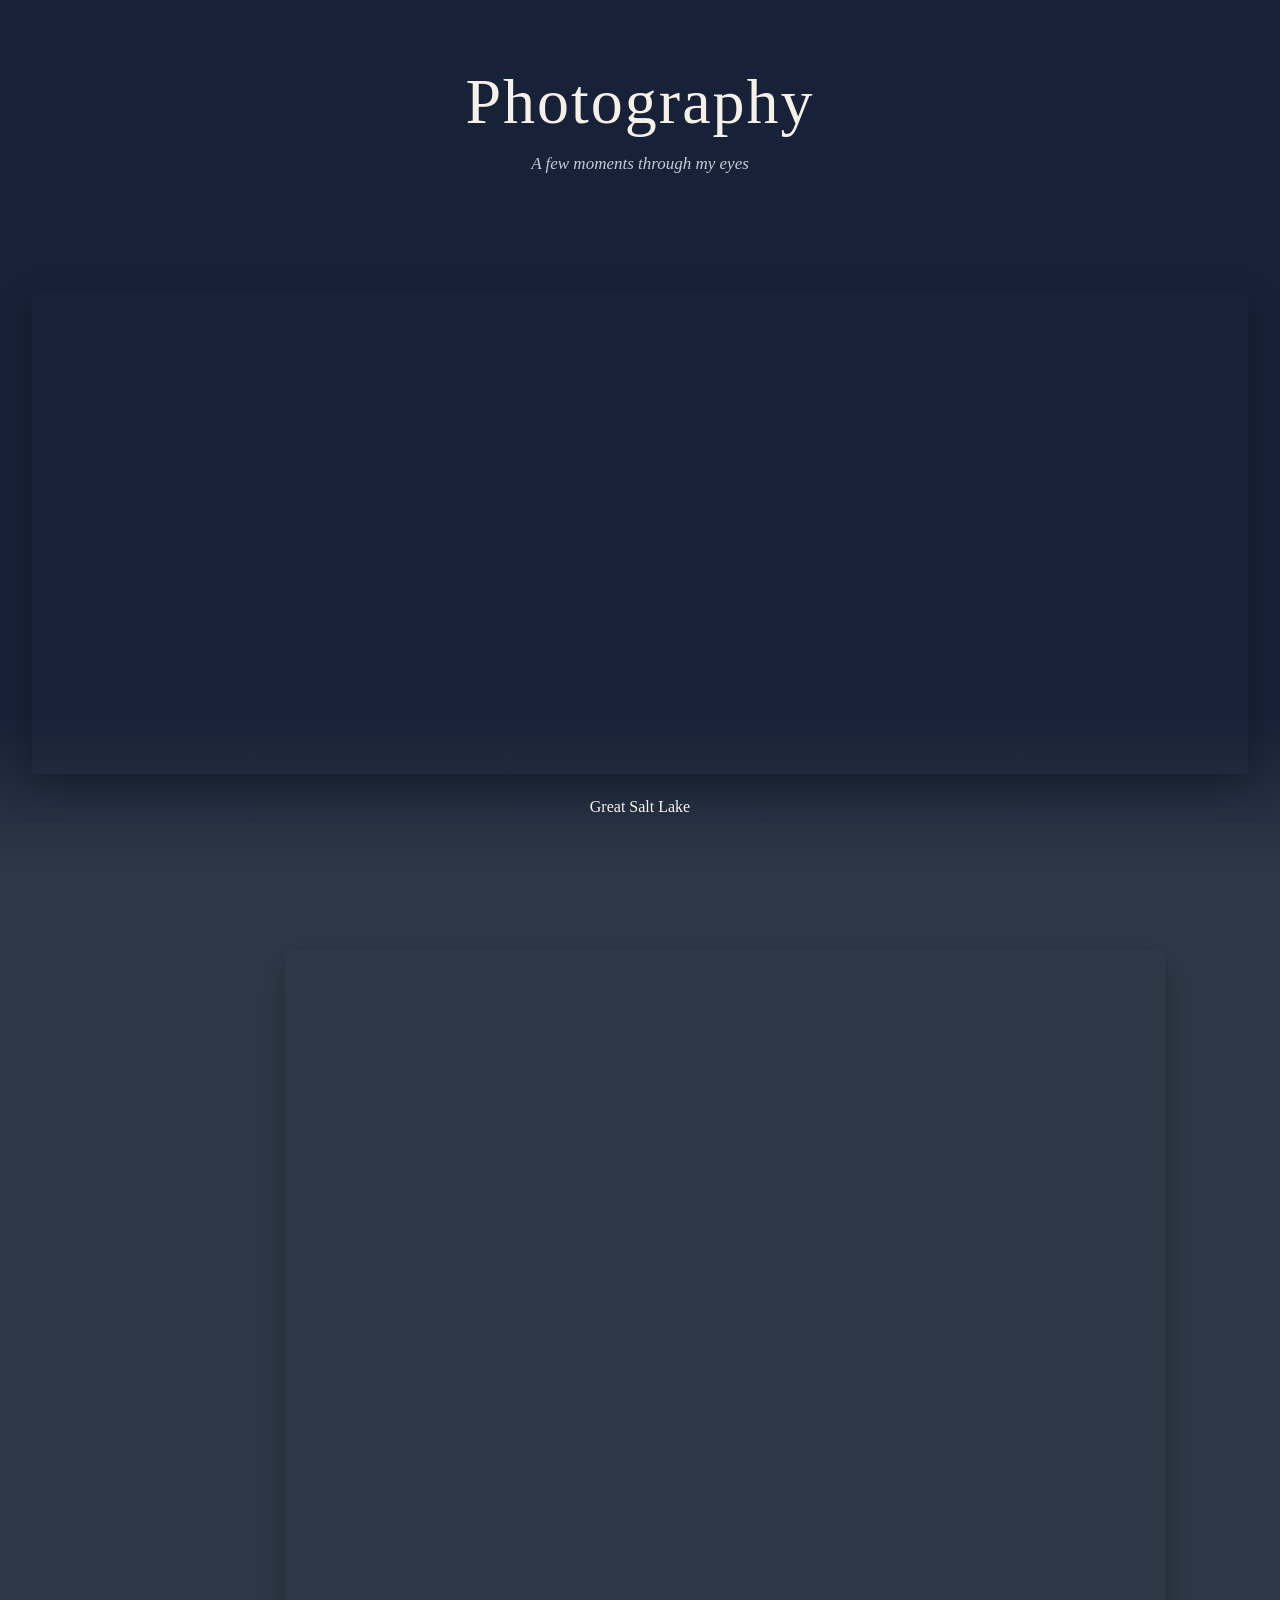
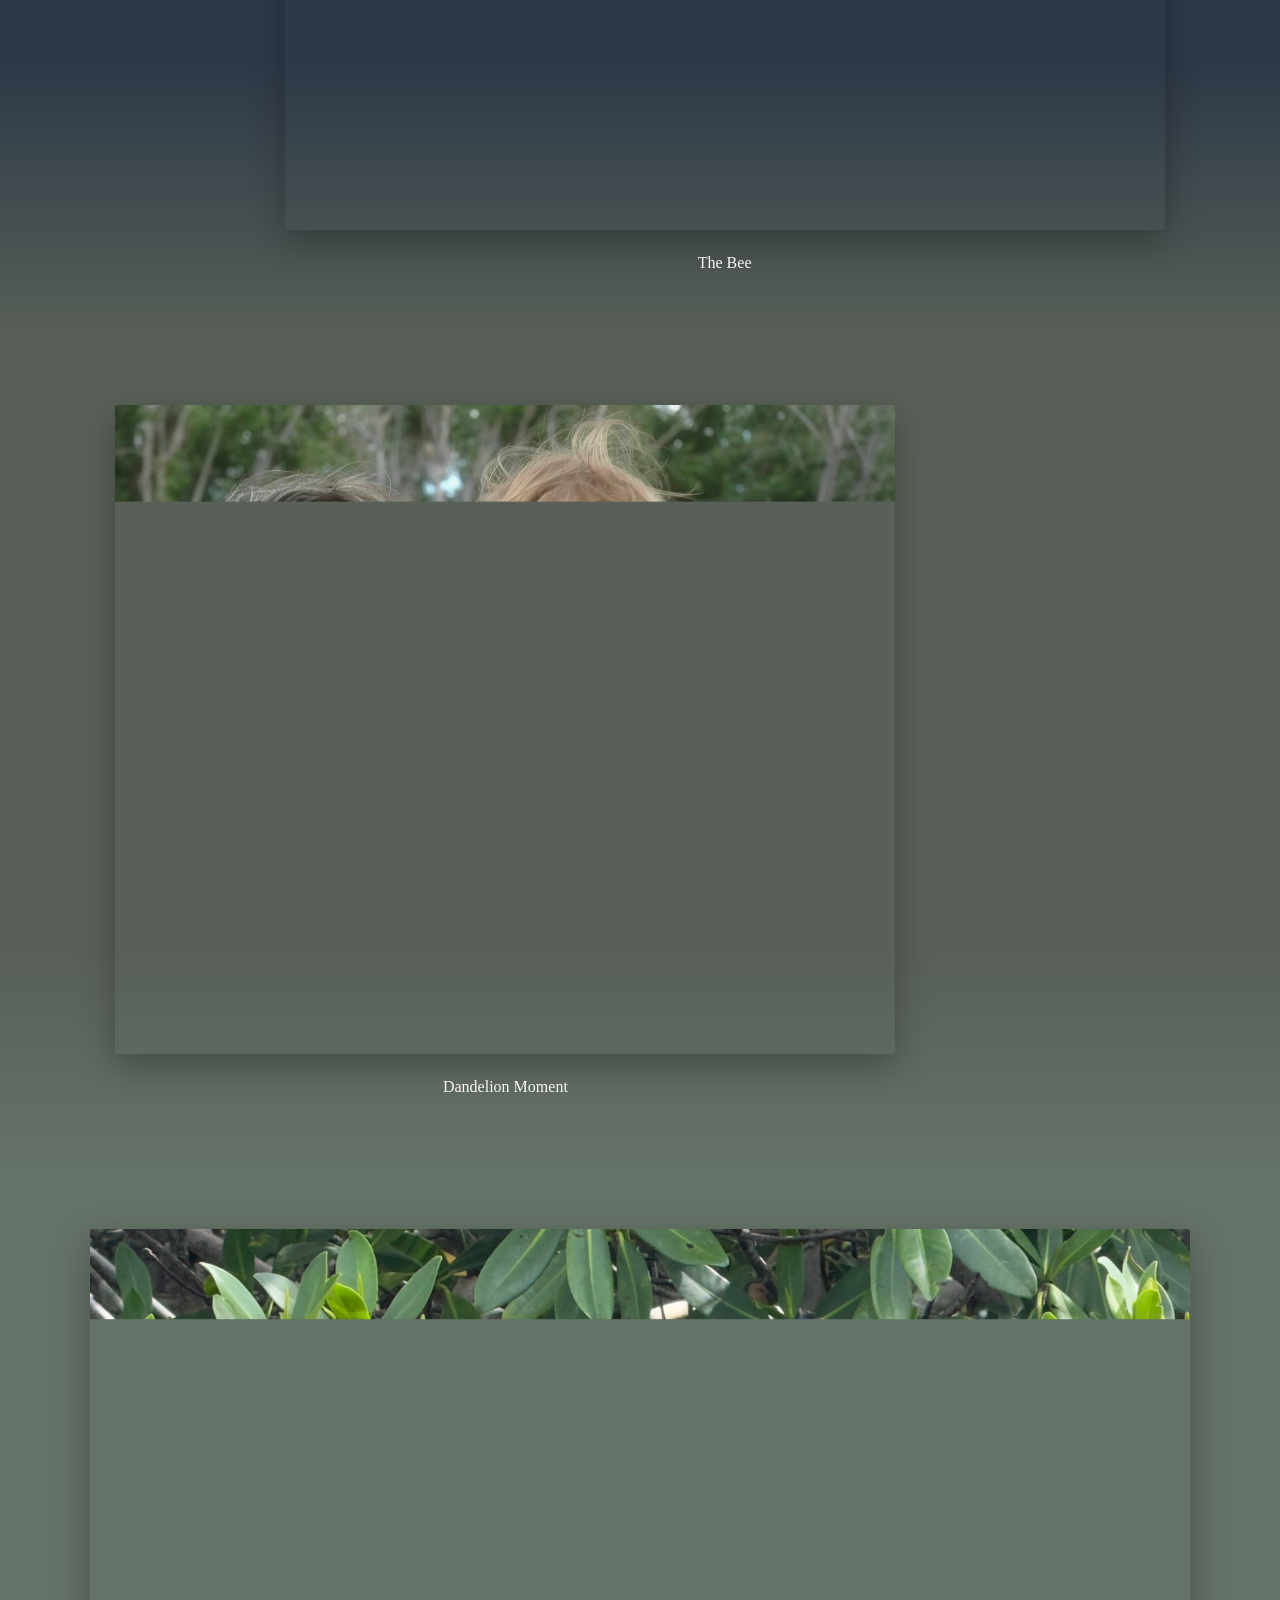
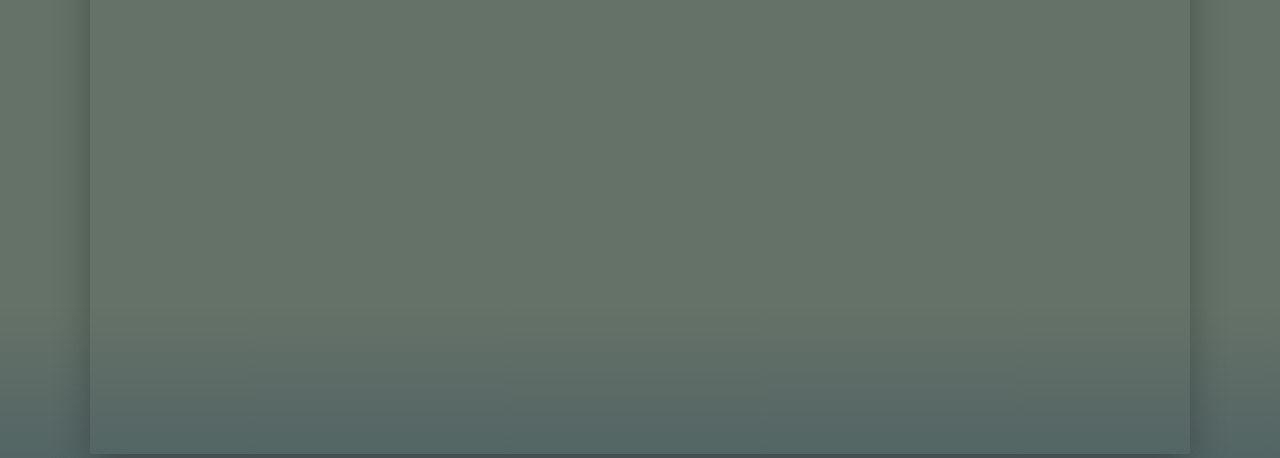
<file: photography.html>
<!DOCTYPE html>
<html lang="en">
<head>
  <meta charset="UTF-8">
  <meta name="viewport" content="width=device-width, initial-scale=1.0">
  <meta http-equiv="refresh" content="0; url=/photography/">
  <link rel="canonical" href="https://justvicki.com/photography/">
  <title>Photography | Just Vicki</title>
</head>
<body>
  <p><a href="/photography/">Continue to Just Vicki Photography</a></p>
</body>
</html>
</file>
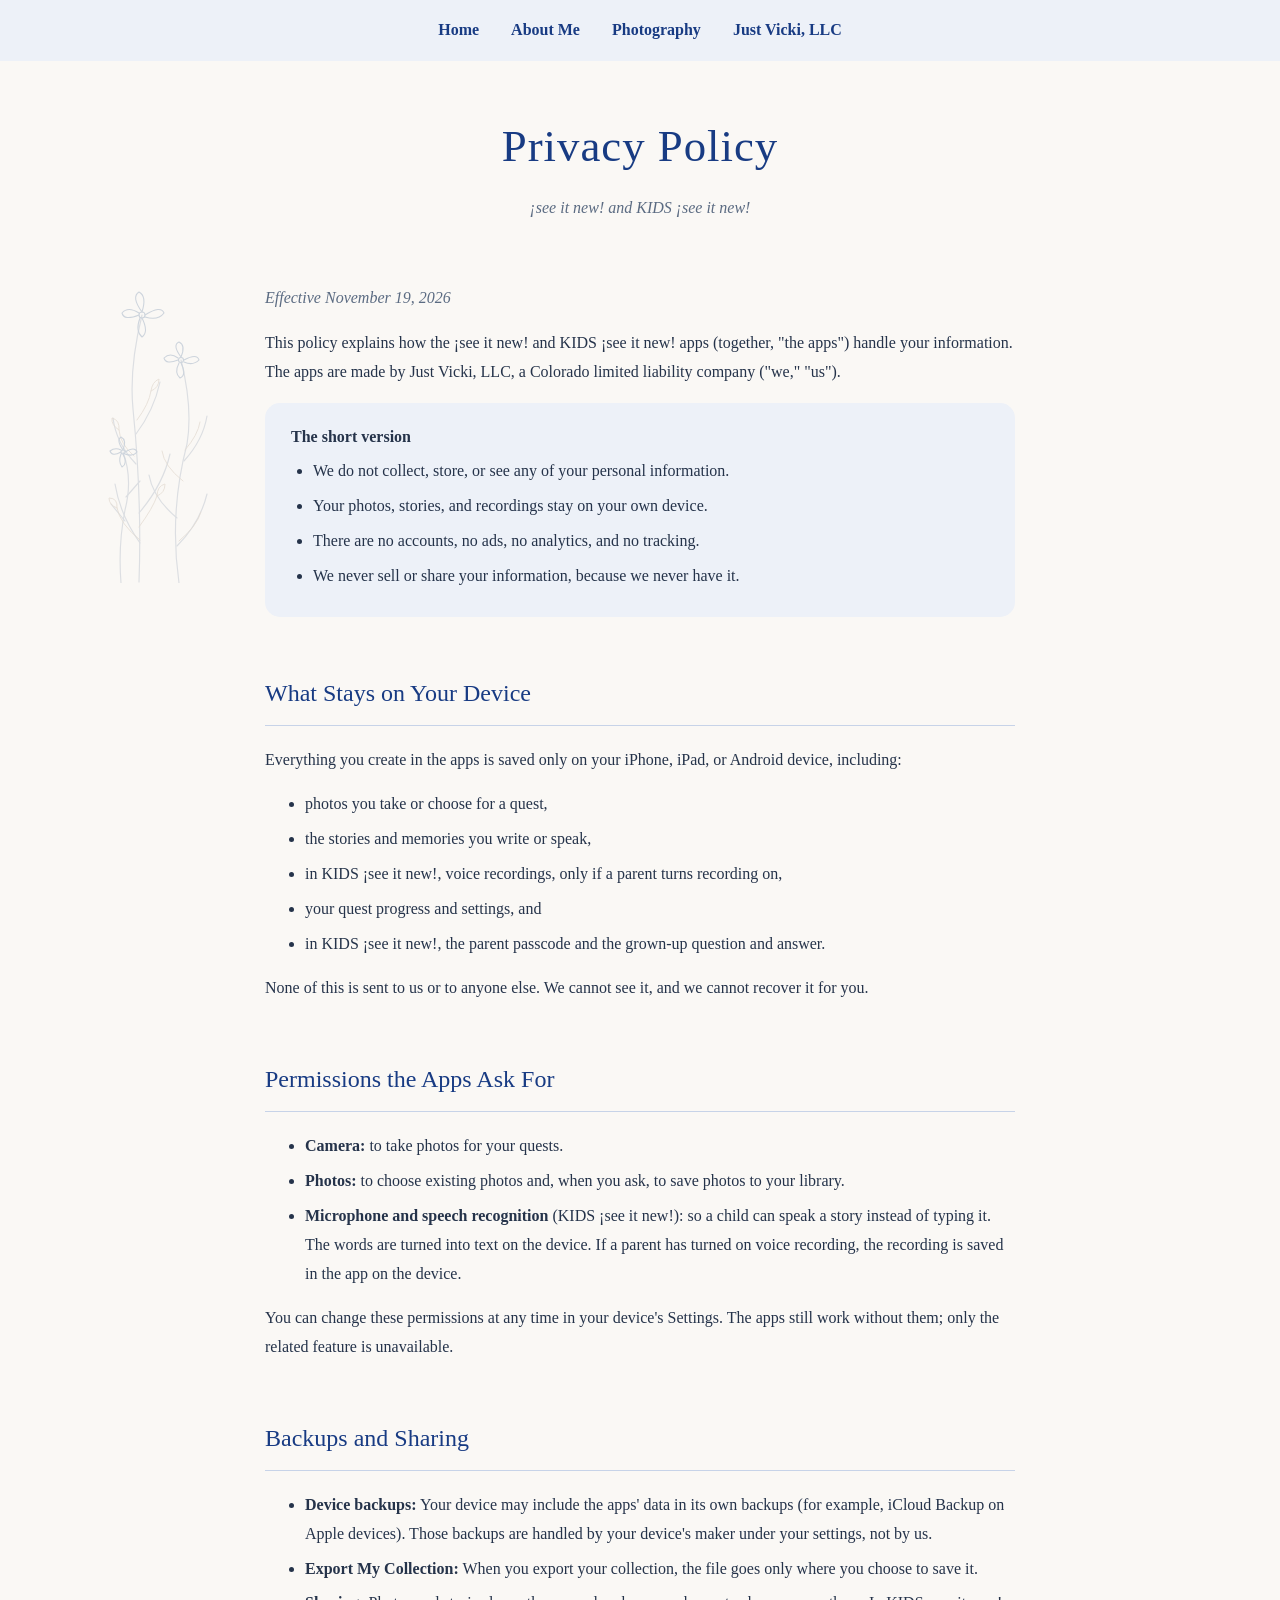
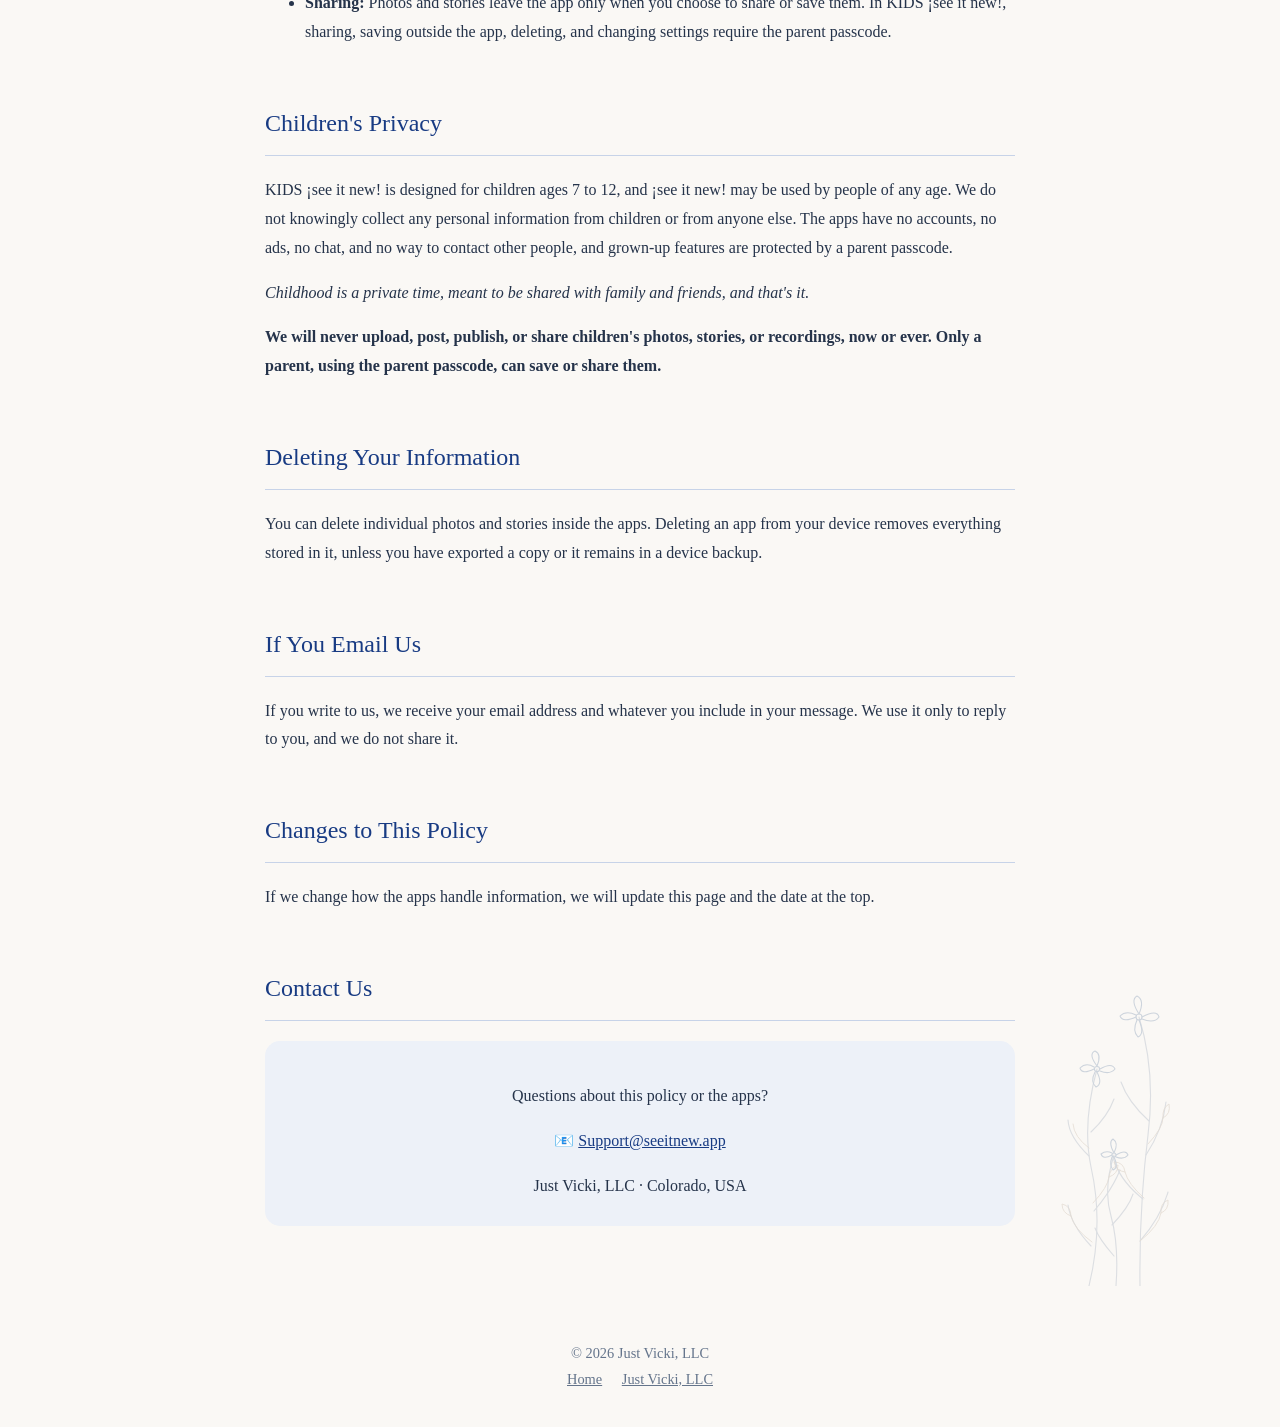
<file: see-it-new-privacy.html>
<!DOCTYPE html>
<html lang="en">
<head>
  <meta charset="UTF-8">
  <meta name="viewport" content="width=device-width, initial-scale=1.0">
  <title>Privacy Policy: ¡see it new! and KIDS ¡see it new! | Just Vicki, LLC</title>
  <meta name="description" content="Privacy policy for the ¡see it new! and KIDS ¡see it new! apps by Just Vicki, LLC.">
  <link rel="stylesheet" href="style.css">
  <style>
    .summary { background: #edf1f8; border-radius: 15px; padding: 20px 26px; }
    .summary ul { margin: 6px 0 0; padding-left: 22px; }
    main ul li { margin-bottom: 6px; }
    .effective { color: #5b6b82; font-style: italic; }
  </style>
</head>

<body>

  <nav>
    <a href="index.html">Home</a>
    <a href="about.html">About Me</a>
    <a href="photography/">Photography</a>
    <a href="business.html">Just Vicki, LLC</a>
  </nav>

  <div class="page-title">
    <h1>Privacy Policy</h1>
    <p>¡see it new! and KIDS ¡see it new!</p>
  </div>

  <main>

    <section>
      <p class="effective">Effective November 19, 2026</p>

      <p>
        This policy explains how the ¡see it new! and KIDS ¡see it new! apps
        (together, "the apps") handle your information. The apps are made by
        Just Vicki, LLC, a Colorado limited liability company ("we," "us").
      </p>

      <div class="summary">
        <strong>The short version</strong>
        <ul>
          <li>We do not collect, store, or see any of your personal information.</li>
          <li>Your photos, stories, and recordings stay on your own device.</li>
          <li>There are no accounts, no ads, no analytics, and no tracking.</li>
          <li>We never sell or share your information, because we never have it.</li>
        </ul>
      </div>
    </section>

    <section>
      <h2>What Stays on Your Device</h2>
      <p>Everything you create in the apps is saved only on your iPhone, iPad, or Android device, including:</p>
      <ul>
        <li>photos you take or choose for a quest,</li>
        <li>the stories and memories you write or speak,</li>
        <li>in KIDS ¡see it new!, voice recordings, only if a parent turns recording on,</li>
        <li>your quest progress and settings, and</li>
        <li>in KIDS ¡see it new!, the parent passcode and the grown-up question and answer.</li>
      </ul>
      <p>None of this is sent to us or to anyone else. We cannot see it, and we cannot recover it for you.</p>
    </section>

    <section>
      <h2>Permissions the Apps Ask For</h2>
      <ul>
        <li><strong>Camera:</strong> to take photos for your quests.</li>
        <li><strong>Photos:</strong> to choose existing photos and, when you ask, to save photos to your library.</li>
        <li><strong>Microphone and speech recognition</strong> (KIDS ¡see it new!): so a child can speak a story instead of typing it. The words are turned into text on the device. If a parent has turned on voice recording, the recording is saved in the app on the device.</li>
      </ul>
      <p>You can change these permissions at any time in your device's Settings. The apps still work without them; only the related feature is unavailable.</p>
    </section>

    <section>
      <h2>Backups and Sharing</h2>
      <ul>
        <li><strong>Device backups:</strong> Your device may include the apps' data in its own backups (for example, iCloud Backup on Apple devices). Those backups are handled by your device's maker under your settings, not by us.</li>
        <li><strong>Export My Collection:</strong> When you export your collection, the file goes only where you choose to save it.</li>
        <li><strong>Sharing:</strong> Photos and stories leave the app only when you choose to share or save them. In KIDS ¡see it new!, sharing, saving outside the app, deleting, and changing settings require the parent passcode.</li>
      </ul>
    </section>

    <section>
      <h2>Children's Privacy</h2>
      <p>
        KIDS ¡see it new! is designed for children ages 7 to 12, and ¡see it new!
        may be used by people of any age. We do not knowingly collect any
        personal information from children or from anyone else. The apps have
        no accounts, no ads, no chat, and no way to contact other people, and
        grown-up features are protected by a parent passcode.
      </p>
      <p><em>Childhood is a private time, meant to be shared with family and friends, and that's it.</em></p>
      <p>
        <strong>We will never upload, post, publish, or share children's photos,
        stories, or recordings, now or ever. Only a parent, using the parent
        passcode, can save or share them.</strong>
      </p>
    </section>

    <section>
      <h2>Deleting Your Information</h2>
      <p>
        You can delete individual photos and stories inside the apps. Deleting an
        app from your device removes everything stored in it, unless you have
        exported a copy or it remains in a device backup.
      </p>
    </section>

    <section>
      <h2>If You Email Us</h2>
      <p>
        If you write to us, we receive your email address and whatever you include
        in your message. We use it only to reply to you, and we do not share it.
      </p>
    </section>

    <section>
      <h2>Changes to This Policy</h2>
      <p>
        If we change how the apps handle information, we will update this page
        and the date at the top.
      </p>
    </section>

    <section id="contact">
      <h2>Contact Us</h2>
      <div class="contact">
        <p>Questions about this policy or the apps?</p>
        <p>📧 <a href="mailto:Support@seeitnew.app">Support@seeitnew.app</a></p>
        <p style="margin-bottom:0">Just Vicki, LLC · Colorado, USA</p>
      </div>
    </section>

  </main>

  <footer>
    © 2026 Just Vicki, LLC
    <br>
    <a href="index.html">Home</a>
    <a href="business.html">Just Vicki, LLC</a>
  </footer>

</body>
</html>
</file>
<file: style.css>
/* Shared styles for JustVicki.com — navy, ivory, wildflowers */
* { box-sizing: border-box; }

body {
  margin: 0;
  font-family: Georgia, serif;
  color: #25334a;
  background: #faf8f5;
  line-height: 1.8;
}

a { color: #183b83; }

/* Banner */
.artistic-header { background: #faf8f5; padding: 0; text-align: center; }
.website-banner { display: block; width: 100%; height: auto; margin: 0 auto; }

/* Page title band, for inner pages */
.page-title {
  text-align: center;
  padding: 45px 20px 10px;
}
.page-title h1 {
  color: #183b83;
  font-weight: normal;
  font-size: clamp(2rem, 4vw, 2.8rem);
  margin: 0;
  letter-spacing: 1px;
}
.page-title p {
  font-style: italic;
  color: #5b6b82;
  margin: 8px 0 0;
}

/* Navigation */
nav {
  text-align: center;
  padding: 14px 10px;
  background: #edf1f8;
}
nav a {
  color: #183b83;
  margin: 0 14px;
  text-decoration: none;
  font-weight: bold;
  white-space: nowrap;
  display: inline-block;
  padding: 2px 0;
}
nav a:hover { text-decoration: underline; }
nav a[aria-current="page"] { border-bottom: 2px solid #183b83; }

/* Main column with delicate wildflower decorations */
main {
  max-width: 800px;
  margin: auto;
  padding: 35px 25px;
  position: relative;
  isolation: isolate;
}
main::before,
main::after {
  content: "";
  position: absolute;
  width: 115px;
  height: 310px;
  background-repeat: no-repeat;
  background-position: center;
  background-size: contain;
  opacity: 0.32;
  pointer-events: none;
  z-index: -1;
}
main::before { top: 40px; left: -135px; background-image: url("wildflowers-left.svg"); }
main::after { bottom: 30px; right: -135px; background-image: url("wildflowers-right.svg"); }
@media (max-width: 1100px) {
  main::before, main::after { width: 75px; opacity: 0.2; }
  main::before { left: -75px; }
  main::after { right: -75px; }
}
@media (max-width: 700px) {
  main::before, main::after { display: none; }
}
html, body { overflow-x: hidden; }

section { margin-bottom: 55px; }

h2 {
  color: #183b83;
  font-weight: normal;
  border-bottom: 1px solid #c7d3e8;
  padding-bottom: 10px;
}
h3 { color: #183b83; font-weight: normal; margin: 0 0 4px; font-size: 1.35rem; }

.lead { font-size: 1.15rem; }

/* Two "doors" on the home page */
.doors {
  display: grid;
  grid-template-columns: 1fr 1fr;
  gap: 22px;
}
.door {
  display: block;
  background: #ffffff;
  border: 1px solid #dbe3f0;
  border-radius: 15px;
  padding: 24px 24px 20px;
  text-decoration: none;
  color: #25334a;
  transition: box-shadow .2s ease, transform .2s ease;
}
.door:hover { box-shadow: 0 8px 24px rgba(24, 59, 131, .12); transform: translateY(-2px); }
.door p { margin: 6px 0 10px; }
.door .more { color: #183b83; font-weight: bold; }
@media (max-width: 640px) { .doors { grid-template-columns: 1fr; } }

/* App cards on the business page */
.app {
  background: #ffffff;
  border: 1px solid #dbe3f0;
  border-radius: 15px;
  padding: 24px;
  margin-bottom: 22px;
}
.app .status {
  display: inline-block;
  font-size: .85rem;
  color: #183b83;
  background: #edf1f8;
  border-radius: 20px;
  padding: 1px 12px;
  margin-bottom: 8px;
}
.app p { margin: 8px 0; }
.app .links a { margin-right: 18px; white-space: nowrap; }

/* Contact box */
.contact {
  background: #edf1f8;
  border-radius: 15px;
  padding: 25px;
  text-align: center;
}

footer {
  text-align: center;
  padding: 25px 20px 35px;
  color: #64748b;
  font-size: 0.9rem;
}
footer a { color: #64748b; margin: 0 8px; }
</file>
